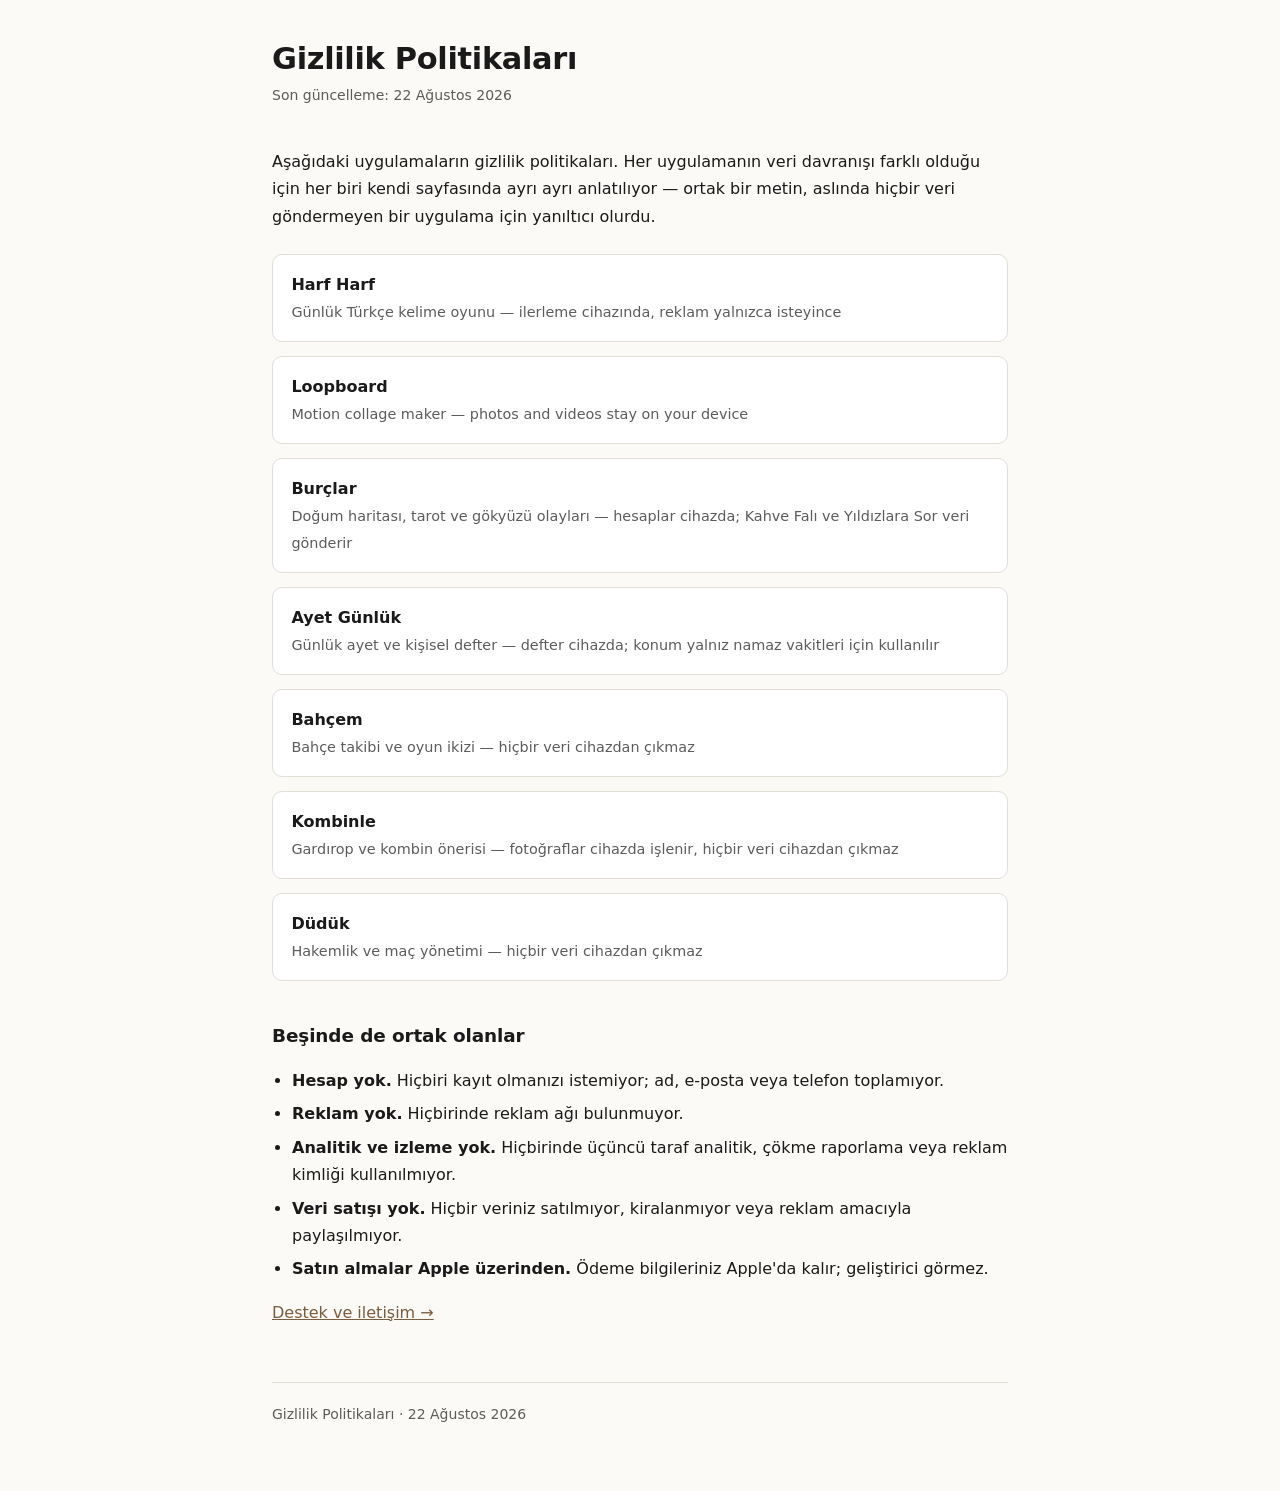
<file: index.html>
<!doctype html>
<html lang="tr">
<head>
<meta charset="utf-8">
<meta name="viewport" content="width=device-width, initial-scale=1">
<title>Gizlilik Politikaları</title>
<link rel="stylesheet" href="stil.css">
</head>
<body>
<main>
<header>
  <h1>Gizlilik Politikaları</h1>
  <p class="tarih">Son güncelleme: 22 Ağustos 2026</p>
</header>

<p>Aşağıdaki uygulamaların gizlilik politikaları. Her uygulamanın veri davranışı
farklı olduğu için her biri kendi sayfasında ayrı ayrı anlatılıyor — ortak bir
metin, aslında hiçbir veri göndermeyen bir uygulama için yanıltıcı olurdu.</p>

<div class="kartlar">
  <a href="harfharf.html">
    <span class="ad">Harf Harf</span>
    <span class="ne">Günlük Türkçe kelime oyunu — ilerleme cihazında, reklam yalnızca isteyince</span>
  </a>
  <a href="loopboard.html">
    <span class="ad">Loopboard</span>
    <span class="ne">Motion collage maker — photos and videos stay on your device</span>
  </a>
  <a href="burclar.html">
    <span class="ad">Burçlar</span>
    <span class="ne">Doğum haritası, tarot ve gökyüzü olayları — hesaplar cihazda; Kahve Falı ve Yıldızlara Sor veri gönderir</span>
  </a>
  <a href="ayet-gunluk.html">
    <span class="ad">Ayet Günlük</span>
    <span class="ne">Günlük ayet ve kişisel defter — defter cihazda; konum yalnız namaz vakitleri için kullanılır</span>
  </a>
  <a href="bahcem.html">
    <span class="ad">Bahçem</span>
    <span class="ne">Bahçe takibi ve oyun ikizi — hiçbir veri cihazdan çıkmaz</span>
  </a>
  <a href="kombinle.html">
    <span class="ad">Kombinle</span>
    <span class="ne">Gardırop ve kombin önerisi — fotoğraflar cihazda işlenir, hiçbir veri cihazdan çıkmaz</span>
  </a>
  <a href="duduk.html">
    <span class="ad">Düdük</span>
    <span class="ne">Hakemlik ve maç yönetimi — hiçbir veri cihazdan çıkmaz</span>
  </a>
</div>

<h2>Beşinde de ortak olanlar</h2>

<ul>
  <li><strong>Hesap yok.</strong> Hiçbiri kayıt olmanızı istemiyor; ad, e-posta veya telefon toplamıyor.</li>
  <li><strong>Reklam yok.</strong> Hiçbirinde reklam ağı bulunmuyor.</li>
  <li><strong>Analitik ve izleme yok.</strong> Hiçbirinde üçüncü taraf analitik, çökme raporlama veya reklam kimliği kullanılmıyor.</li>
  <li><strong>Veri satışı yok.</strong> Hiçbir veriniz satılmıyor, kiralanmıyor veya reklam amacıyla paylaşılmıyor.</li>
  <li><strong>Satın almalar Apple üzerinden.</strong> Ödeme bilgileriniz Apple'da kalır; geliştirici görmez.</li>
</ul>

<p><a href="destek.html">Destek ve iletişim →</a></p>

<footer>
  Gizlilik Politikaları · 22 Ağustos 2026
</footer>
</main>
</body>
</html>
</file>
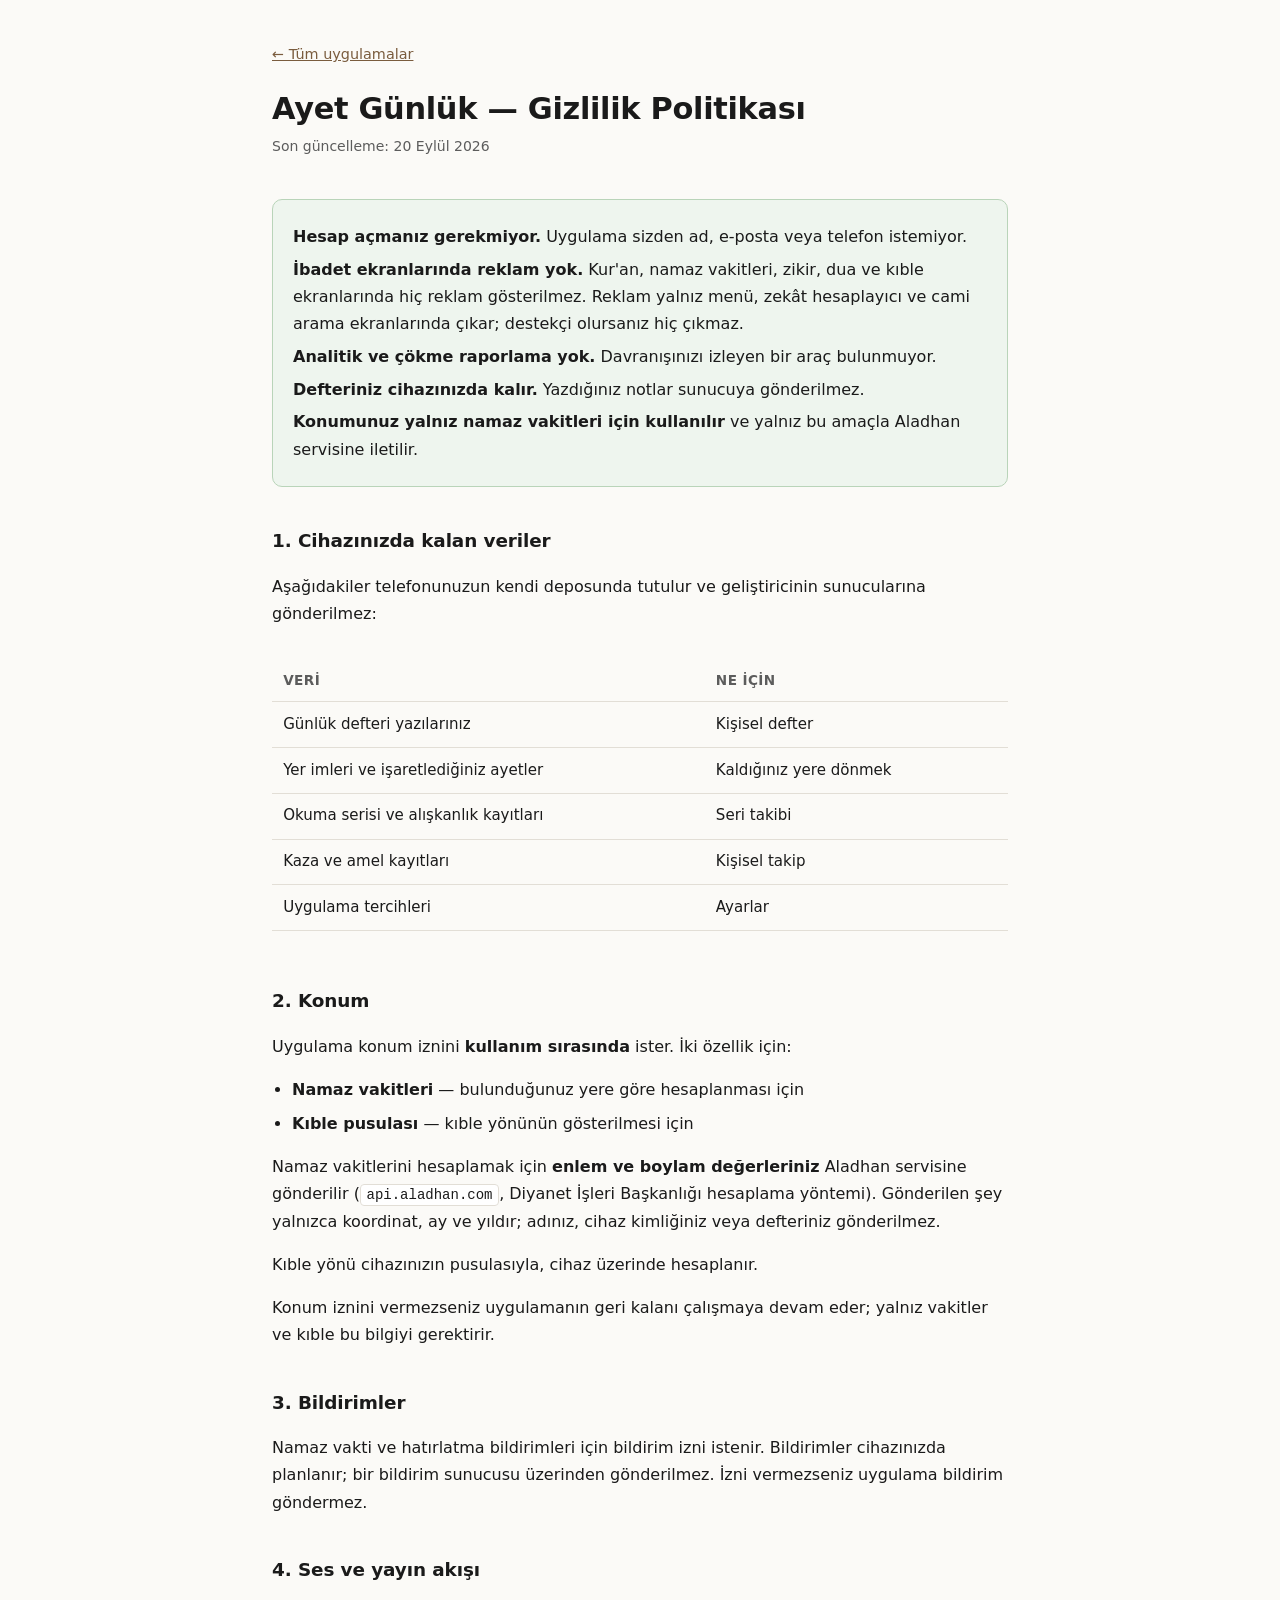
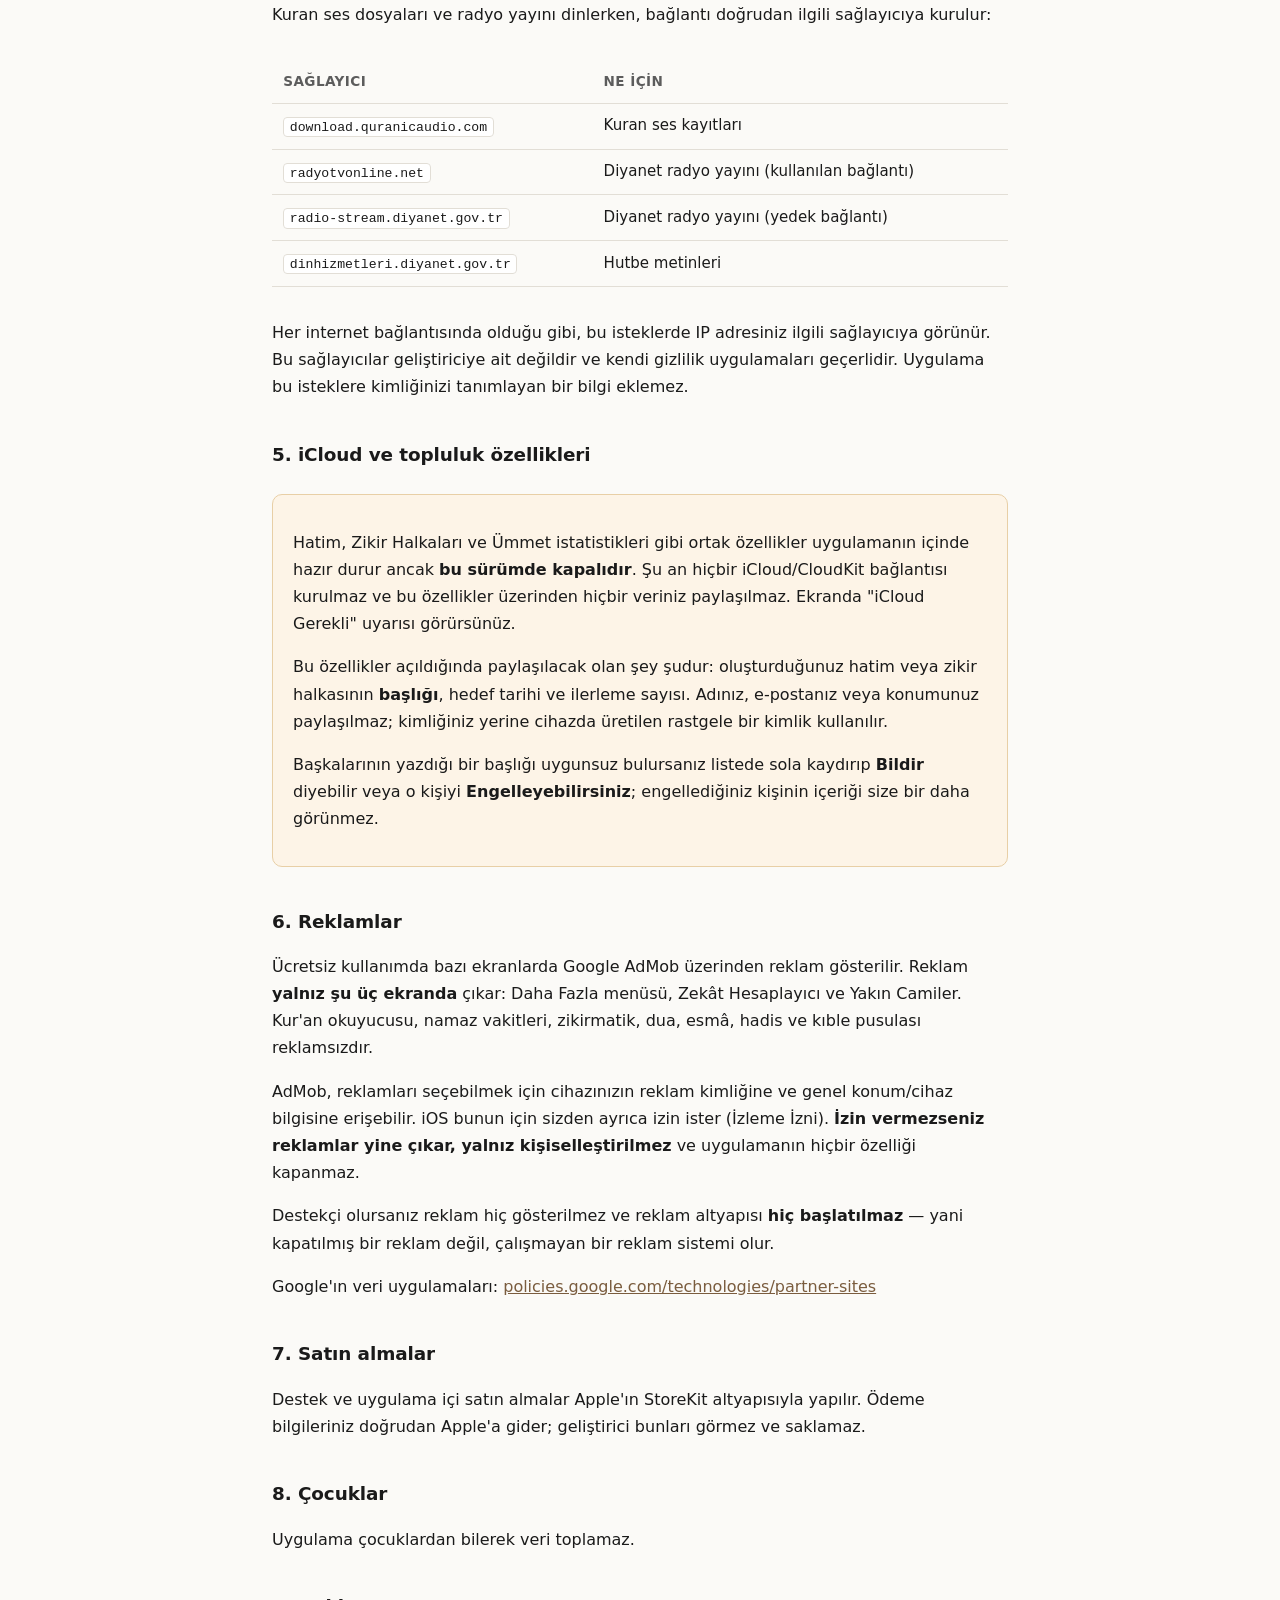
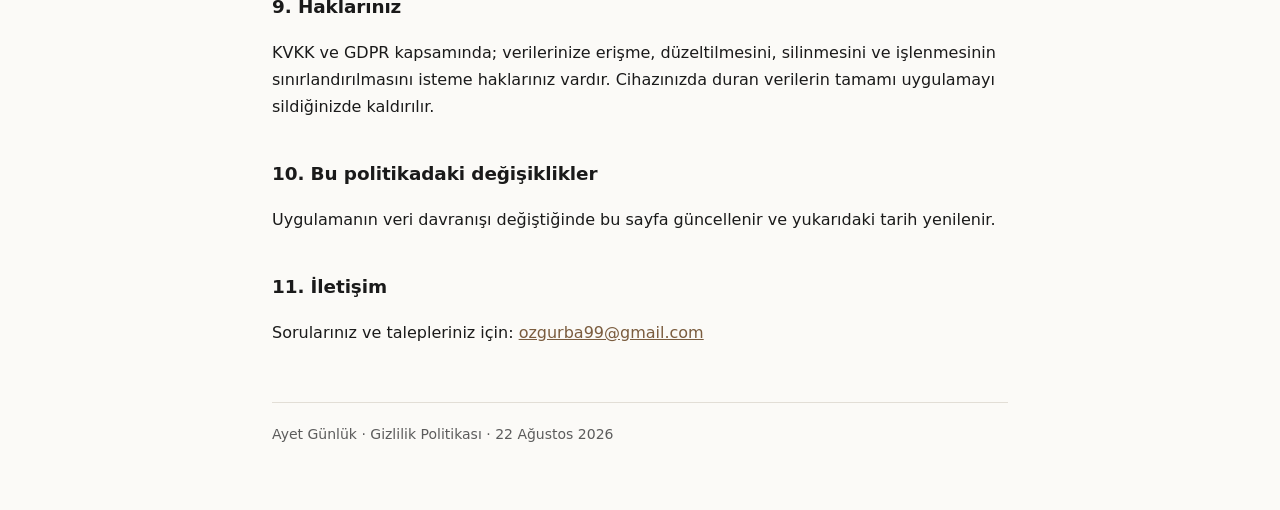
<file: ayet-gunluk.html>
<!doctype html>
<html lang="tr">
<head>
<meta charset="utf-8">
<meta name="viewport" content="width=device-width, initial-scale=1">
<title>Ayet Günlük — Gizlilik Politikası</title>
<link rel="stylesheet" href="stil.css">
</head>
<body>
<main>
<a class="geri" href="index.html">← Tüm uygulamalar</a>

<header>
  <h1>Ayet Günlük — Gizlilik Politikası</h1>
  <p class="tarih">Son güncelleme: 20 Eylül 2026</p>
</header>

<div class="ozet">
  <p><strong>Hesap açmanız gerekmiyor.</strong> Uygulama sizden ad, e-posta veya telefon istemiyor.</p>
  <p><strong>İbadet ekranlarında reklam yok.</strong> Kur'an, namaz vakitleri, zikir, dua ve kıble
  ekranlarında hiç reklam gösterilmez. Reklam yalnız menü, zekât hesaplayıcı ve cami arama
  ekranlarında çıkar; destekçi olursanız hiç çıkmaz.</p>
  <p><strong>Analitik ve çökme raporlama yok.</strong> Davranışınızı izleyen bir araç bulunmuyor.</p>
  <p><strong>Defteriniz cihazınızda kalır.</strong> Yazdığınız notlar sunucuya gönderilmez.</p>
  <p><strong>Konumunuz yalnız namaz vakitleri için kullanılır</strong> ve yalnız bu amaçla Aladhan servisine iletilir.</p>
</div>

<h2>1. Cihazınızda kalan veriler</h2>

<p>Aşağıdakiler telefonunuzun kendi deposunda tutulur ve geliştiricinin
sunucularına gönderilmez:</p>

<div class="sarmal">
<table>
  <tr><th>Veri</th><th>Ne için</th></tr>
  <tr><td>Günlük defteri yazılarınız</td><td>Kişisel defter</td></tr>
  <tr><td>Yer imleri ve işaretlediğiniz ayetler</td><td>Kaldığınız yere dönmek</td></tr>
  <tr><td>Okuma serisi ve alışkanlık kayıtları</td><td>Seri takibi</td></tr>
  <tr><td>Kaza ve amel kayıtları</td><td>Kişisel takip</td></tr>
  <tr><td>Uygulama tercihleri</td><td>Ayarlar</td></tr>
</table>
</div>

<h2>2. Konum</h2>

<p>Uygulama konum iznini <strong>kullanım sırasında</strong> ister. İki özellik için:</p>
<ul>
  <li><strong>Namaz vakitleri</strong> — bulunduğunuz yere göre hesaplanması için</li>
  <li><strong>Kıble pusulası</strong> — kıble yönünün gösterilmesi için</li>
</ul>

<p>Namaz vakitlerini hesaplamak için <strong>enlem ve boylam değerleriniz</strong>
Aladhan servisine gönderilir (<code>api.aladhan.com</code>, Diyanet İşleri
Başkanlığı hesaplama yöntemi). Gönderilen şey yalnızca koordinat, ay ve yıldır;
adınız, cihaz kimliğiniz veya defteriniz gönderilmez.</p>

<p>Kıble yönü cihazınızın pusulasıyla, cihaz üzerinde hesaplanır.</p>

<p>Konum iznini vermezseniz uygulamanın geri kalanı çalışmaya devam eder;
yalnız vakitler ve kıble bu bilgiyi gerektirir.</p>

<h2>3. Bildirimler</h2>

<p>Namaz vakti ve hatırlatma bildirimleri için bildirim izni istenir.
Bildirimler cihazınızda planlanır; bir bildirim sunucusu üzerinden gönderilmez.
İzni vermezseniz uygulama bildirim göndermez.</p>

<h2>4. Ses ve yayın akışı</h2>

<p>Kuran ses dosyaları ve radyo yayını dinlerken, bağlantı doğrudan ilgili
sağlayıcıya kurulur:</p>

<div class="sarmal">
<table>
  <tr><th>Sağlayıcı</th><th>Ne için</th></tr>
  <tr><td><code>download.quranicaudio.com</code></td><td>Kuran ses kayıtları</td></tr>
  <tr><td><code>radyotvonline.net</code></td><td>Diyanet radyo yayını (kullanılan bağlantı)</td></tr>
  <tr><td><code>radio-stream.diyanet.gov.tr</code></td><td>Diyanet radyo yayını (yedek bağlantı)</td></tr>
  <tr><td><code>dinhizmetleri.diyanet.gov.tr</code></td><td>Hutbe metinleri</td></tr>
</table>
</div>

<p>Her internet bağlantısında olduğu gibi, bu isteklerde IP adresiniz ilgili
sağlayıcıya görünür. Bu sağlayıcılar geliştiriciye ait değildir ve kendi
gizlilik uygulamaları geçerlidir. Uygulama bu isteklere kimliğinizi tanımlayan
bir bilgi eklemez.</p>

<h2>5. iCloud ve topluluk özellikleri</h2>

<div class="dikkat">
  <p>Hatim, Zikir Halkaları ve Ümmet istatistikleri gibi ortak özellikler
  uygulamanın içinde hazır durur ancak <strong>bu sürümde kapalıdır</strong>.
  Şu an hiçbir iCloud/CloudKit bağlantısı kurulmaz ve bu özellikler üzerinden
  hiçbir veriniz paylaşılmaz. Ekranda "iCloud Gerekli" uyarısı görürsünüz.</p>
  <p>Bu özellikler açıldığında paylaşılacak olan şey şudur: oluşturduğunuz hatim
  veya zikir halkasının <strong>başlığı</strong>, hedef tarihi ve ilerleme sayısı.
  Adınız, e-postanız veya konumunuz paylaşılmaz; kimliğiniz yerine cihazda üretilen
  rastgele bir kimlik kullanılır.</p>
  <p>Başkalarının yazdığı bir başlığı uygunsuz bulursanız listede sola kaydırıp
  <strong>Bildir</strong> diyebilir veya o kişiyi <strong>Engelleyebilirsiniz</strong>;
  engellediğiniz kişinin içeriği size bir daha görünmez.</p>
</div>

<h2>6. Reklamlar</h2>

<p>Ücretsiz kullanımda bazı ekranlarda Google AdMob üzerinden reklam gösterilir.
Reklam <strong>yalnız şu üç ekranda</strong> çıkar: Daha Fazla menüsü, Zekât
Hesaplayıcı ve Yakın Camiler. Kur'an okuyucusu, namaz vakitleri, zikirmatik, dua,
esmâ, hadis ve kıble pusulası reklamsızdır.</p>

<p>AdMob, reklamları seçebilmek için cihazınızın reklam kimliğine ve genel
konum/cihaz bilgisine erişebilir. iOS bunun için sizden ayrıca izin ister
(İzleme İzni). <strong>İzin vermezseniz reklamlar yine çıkar, yalnız
kişiselleştirilmez</strong> ve uygulamanın hiçbir özelliği kapanmaz.</p>

<p>Destekçi olursanız reklam hiç gösterilmez ve reklam altyapısı
<strong>hiç başlatılmaz</strong> — yani kapatılmış bir reklam değil, çalışmayan
bir reklam sistemi olur.</p>

<p>Google'ın veri uygulamaları:
<a href="https://policies.google.com/technologies/partner-sites">policies.google.com/technologies/partner-sites</a></p>

<h2>7. Satın almalar</h2>

<p>Destek ve uygulama içi satın almalar Apple'ın StoreKit altyapısıyla yapılır.
Ödeme bilgileriniz doğrudan Apple'a gider; geliştirici bunları görmez ve
saklamaz.</p>

<h2>8. Çocuklar</h2>

<p>Uygulama çocuklardan bilerek veri toplamaz.</p>

<h2>9. Haklarınız</h2>

<p>KVKK ve GDPR kapsamında; verilerinize erişme, düzeltilmesini, silinmesini ve
işlenmesinin sınırlandırılmasını isteme haklarınız vardır. Cihazınızda duran
verilerin tamamı uygulamayı sildiğinizde kaldırılır.</p>

<h2>10. Bu politikadaki değişiklikler</h2>

<p>Uygulamanın veri davranışı değiştiğinde bu sayfa güncellenir ve yukarıdaki
tarih yenilenir.</p>

<h2>11. İletişim</h2>

<p>Sorularınız ve talepleriniz için: <a href="mailto:ozgurba99@gmail.com">ozgurba99@gmail.com</a></p>

<footer>
  Ayet Günlük · Gizlilik Politikası · 22 Ağustos 2026
</footer>
</main>
</body>
</html>
</file>
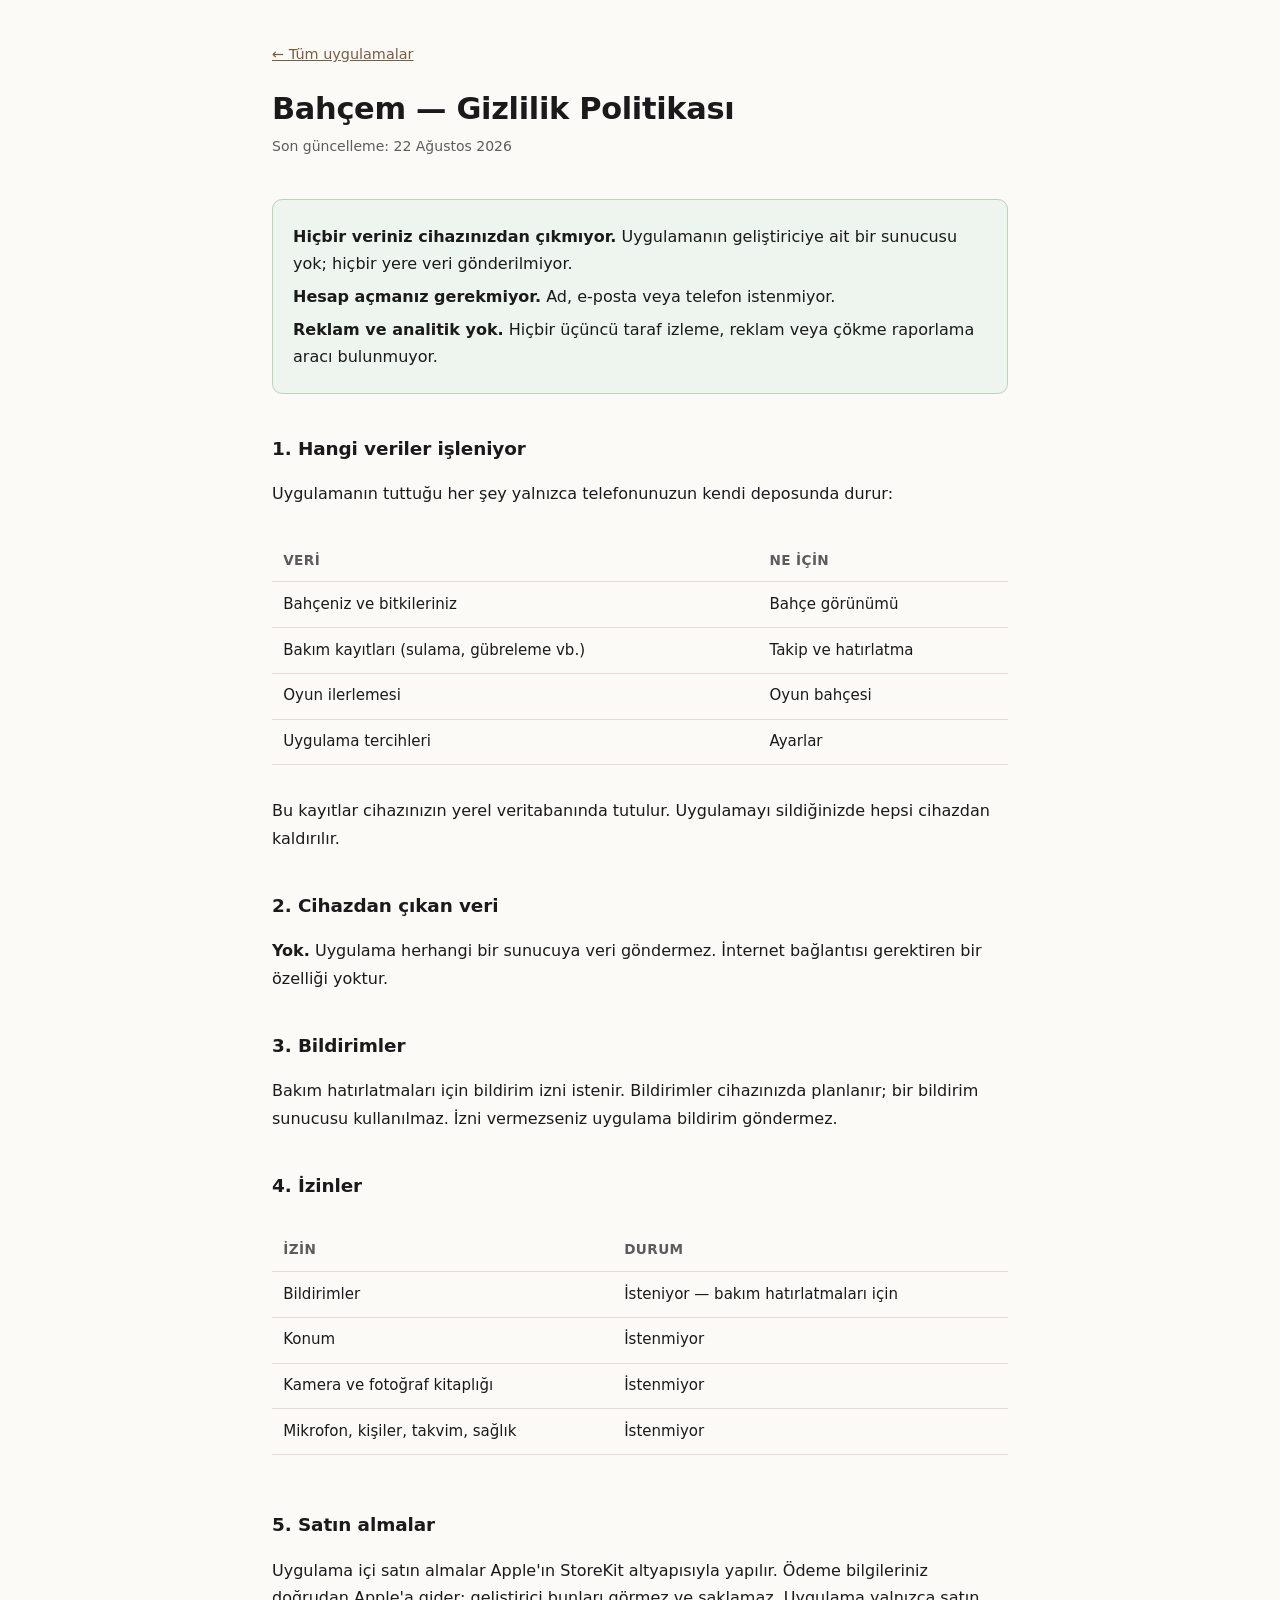
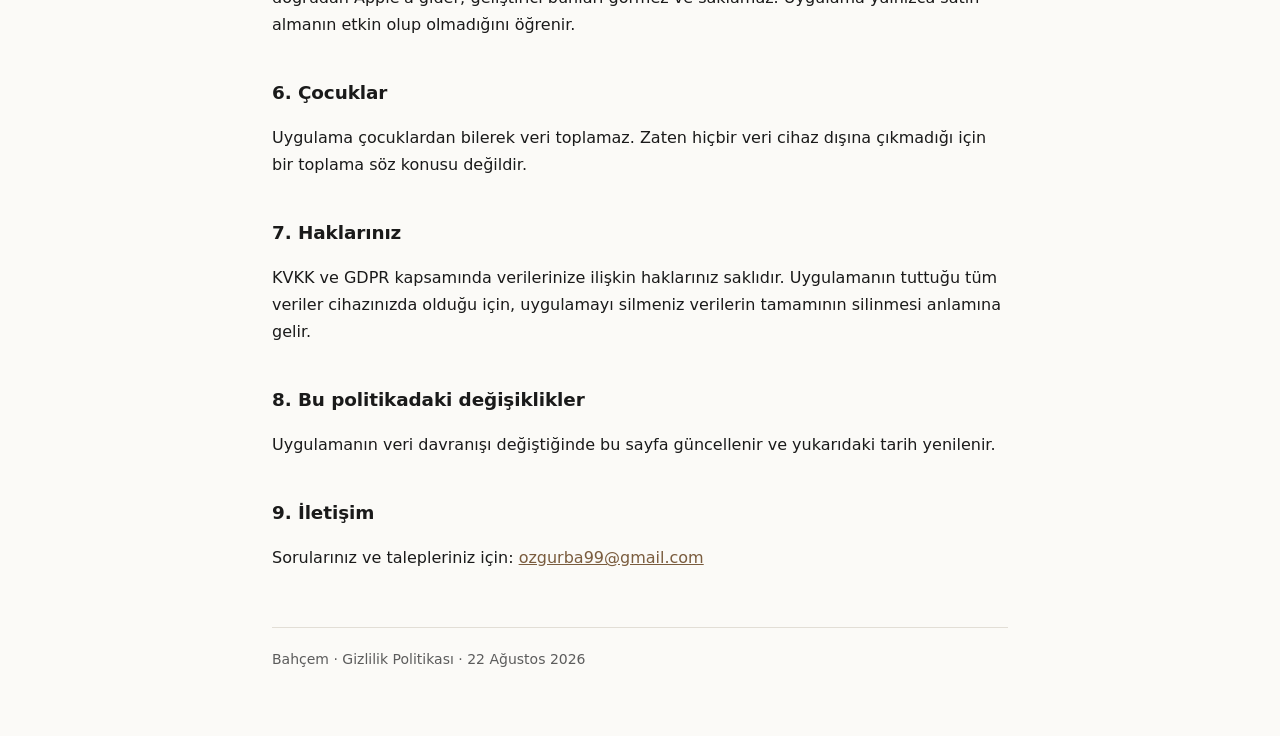
<file: bahcem.html>
<!doctype html>
<html lang="tr">
<head>
<meta charset="utf-8">
<meta name="viewport" content="width=device-width, initial-scale=1">
<title>Bahçem — Gizlilik Politikası</title>
<link rel="stylesheet" href="stil.css">
</head>
<body>
<main>
<a class="geri" href="index.html">← Tüm uygulamalar</a>

<header>
  <h1>Bahçem — Gizlilik Politikası</h1>
  <p class="tarih">Son güncelleme: 22 Ağustos 2026</p>
</header>

<div class="ozet">
  <p><strong>Hiçbir veriniz cihazınızdan çıkmıyor.</strong> Uygulamanın geliştiriciye ait bir sunucusu yok; hiçbir yere veri gönderilmiyor.</p>
  <p><strong>Hesap açmanız gerekmiyor.</strong> Ad, e-posta veya telefon istenmiyor.</p>
  <p><strong>Reklam ve analitik yok.</strong> Hiçbir üçüncü taraf izleme, reklam veya çökme raporlama aracı bulunmuyor.</p>
</div>

<h2>1. Hangi veriler işleniyor</h2>

<p>Uygulamanın tuttuğu her şey yalnızca telefonunuzun kendi deposunda durur:</p>

<div class="sarmal">
<table>
  <tr><th>Veri</th><th>Ne için</th></tr>
  <tr><td>Bahçeniz ve bitkileriniz</td><td>Bahçe görünümü</td></tr>
  <tr><td>Bakım kayıtları (sulama, gübreleme vb.)</td><td>Takip ve hatırlatma</td></tr>
  <tr><td>Oyun ilerlemesi</td><td>Oyun bahçesi</td></tr>
  <tr><td>Uygulama tercihleri</td><td>Ayarlar</td></tr>
</table>
</div>

<p>Bu kayıtlar cihazınızın yerel veritabanında tutulur. Uygulamayı sildiğinizde
hepsi cihazdan kaldırılır.</p>

<h2>2. Cihazdan çıkan veri</h2>

<p><strong>Yok.</strong> Uygulama herhangi bir sunucuya veri göndermez. İnternet
bağlantısı gerektiren bir özelliği yoktur.</p>

<h2>3. Bildirimler</h2>

<p>Bakım hatırlatmaları için bildirim izni istenir. Bildirimler cihazınızda
planlanır; bir bildirim sunucusu kullanılmaz. İzni vermezseniz uygulama
bildirim göndermez.</p>

<h2>4. İzinler</h2>

<div class="sarmal">
<table>
  <tr><th>İzin</th><th>Durum</th></tr>
  <tr><td>Bildirimler</td><td>İsteniyor — bakım hatırlatmaları için</td></tr>
  <tr><td>Konum</td><td>İstenmiyor</td></tr>
  <tr><td>Kamera ve fotoğraf kitaplığı</td><td>İstenmiyor</td></tr>
  <tr><td>Mikrofon, kişiler, takvim, sağlık</td><td>İstenmiyor</td></tr>
</table>
</div>

<h2>5. Satın almalar</h2>

<p>Uygulama içi satın almalar Apple'ın StoreKit altyapısıyla yapılır. Ödeme
bilgileriniz doğrudan Apple'a gider; geliştirici bunları görmez ve saklamaz.
Uygulama yalnızca satın almanın etkin olup olmadığını öğrenir.</p>

<h2>6. Çocuklar</h2>

<p>Uygulama çocuklardan bilerek veri toplamaz. Zaten hiçbir veri cihaz dışına
çıkmadığı için bir toplama söz konusu değildir.</p>

<h2>7. Haklarınız</h2>

<p>KVKK ve GDPR kapsamında verilerinize ilişkin haklarınız saklıdır.
Uygulamanın tuttuğu tüm veriler cihazınızda olduğu için, uygulamayı silmeniz
verilerin tamamının silinmesi anlamına gelir.</p>

<h2>8. Bu politikadaki değişiklikler</h2>

<p>Uygulamanın veri davranışı değiştiğinde bu sayfa güncellenir ve yukarıdaki
tarih yenilenir.</p>

<h2>9. İletişim</h2>

<p>Sorularınız ve talepleriniz için: <a href="mailto:ozgurba99@gmail.com">ozgurba99@gmail.com</a></p>

<footer>
  Bahçem · Gizlilik Politikası · 22 Ağustos 2026
</footer>
</main>
</body>
</html>
</file>
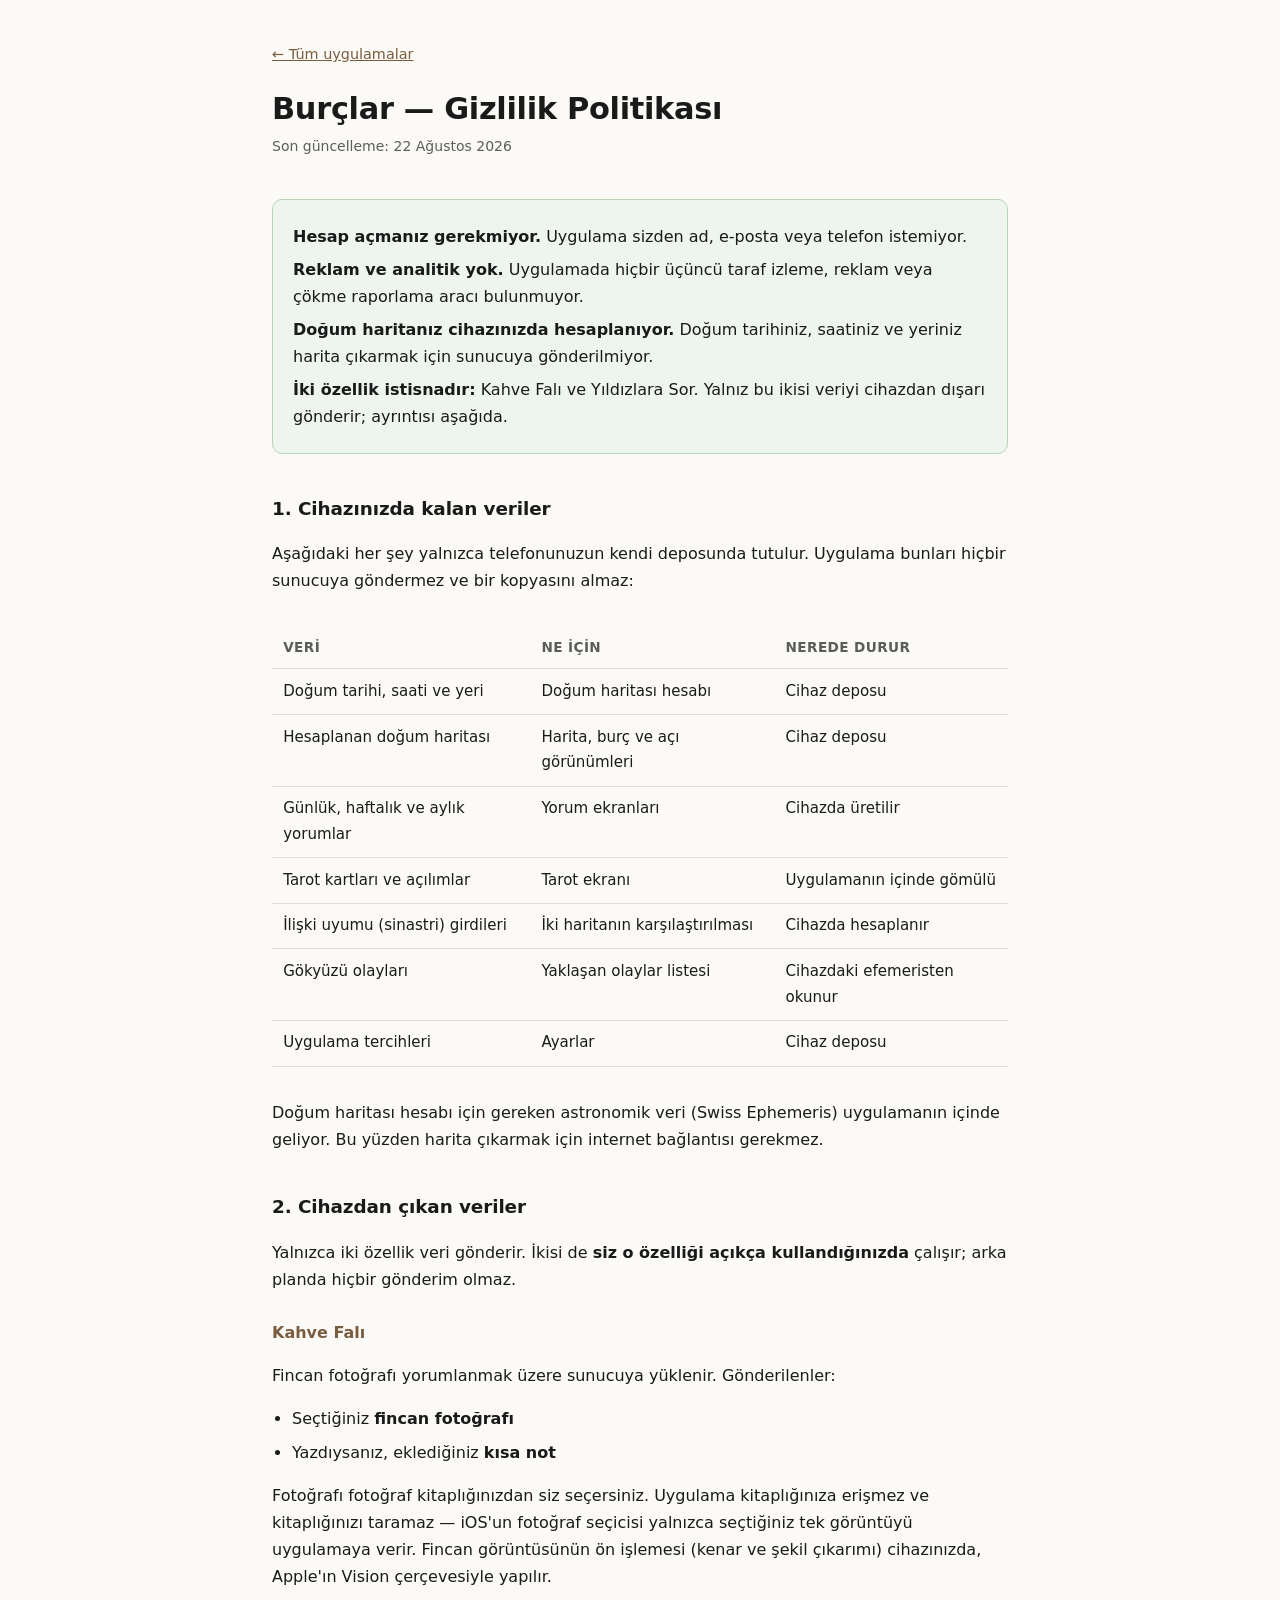
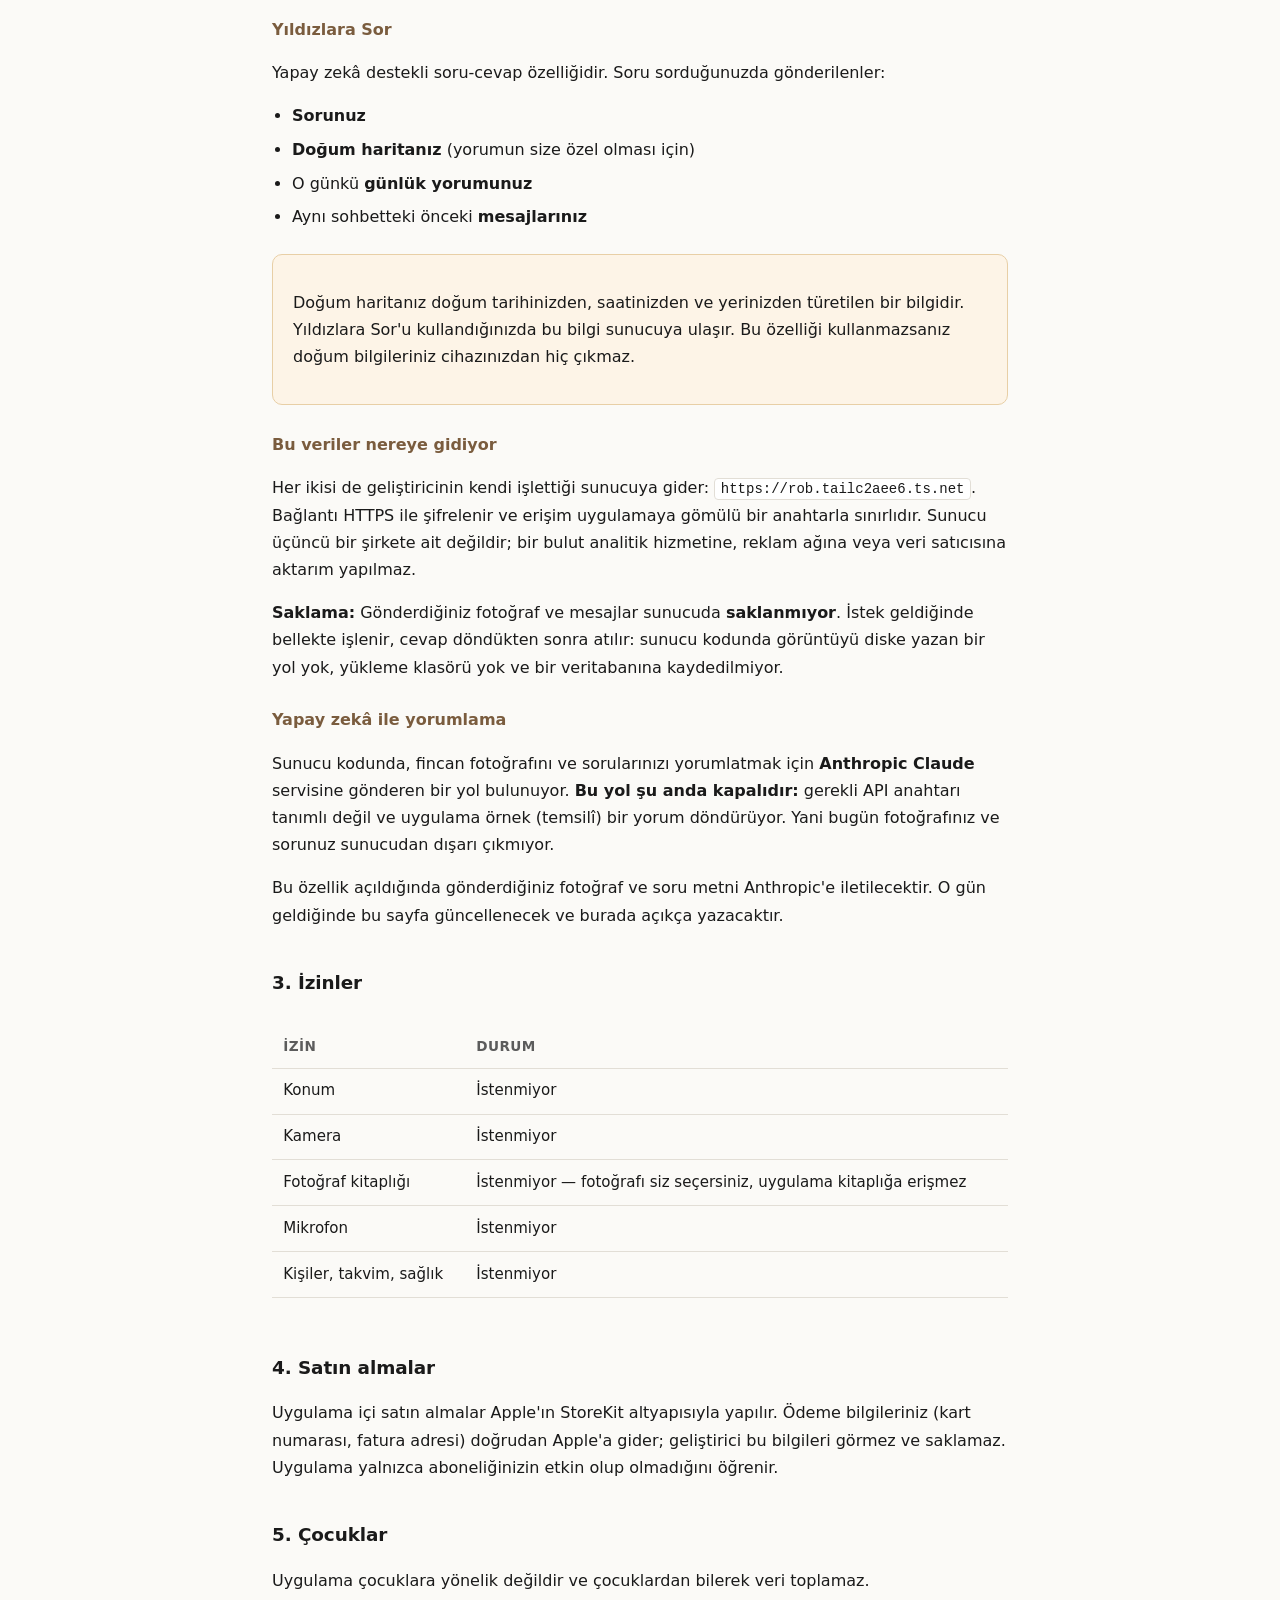
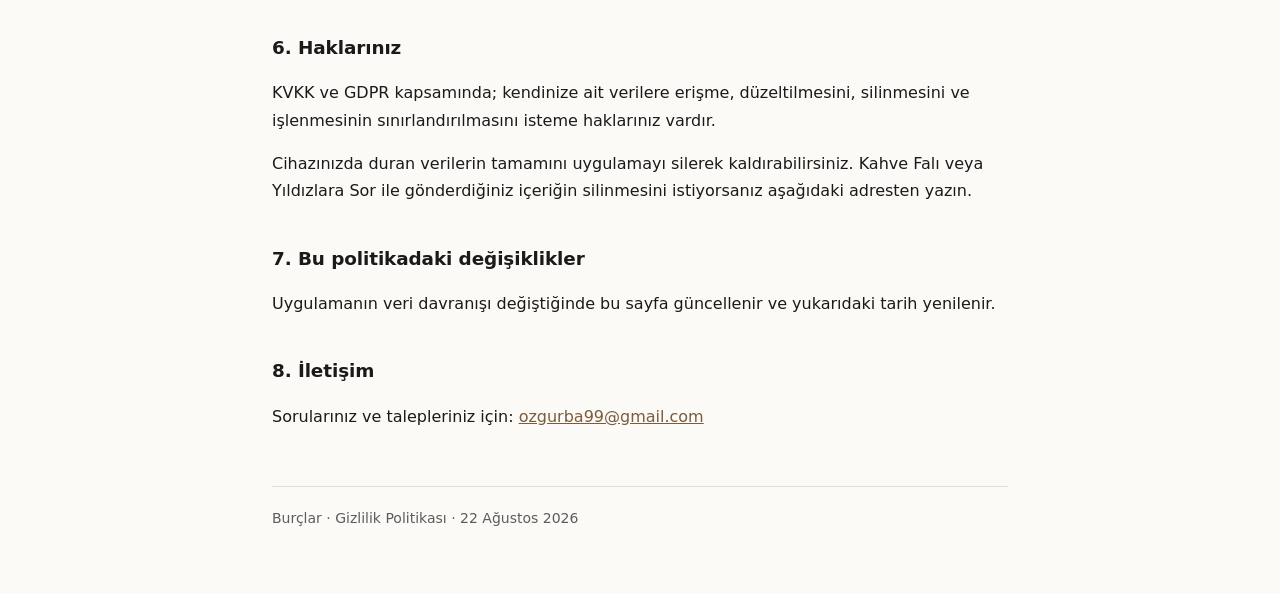
<file: burclar.html>
<!doctype html>
<html lang="tr">
<head>
<meta charset="utf-8">
<meta name="viewport" content="width=device-width, initial-scale=1">
<title>Burçlar — Gizlilik Politikası</title>
<link rel="stylesheet" href="stil.css">
</head>
<body>
<main>
<a class="geri" href="index.html">← Tüm uygulamalar</a>

<header>
  <h1>Burçlar — Gizlilik Politikası</h1>
  <p class="tarih">Son güncelleme: 22 Ağustos 2026</p>
</header>

<div class="ozet">
  <p><strong>Hesap açmanız gerekmiyor.</strong> Uygulama sizden ad, e-posta veya telefon istemiyor.</p>
  <p><strong>Reklam ve analitik yok.</strong> Uygulamada hiçbir üçüncü taraf izleme, reklam veya çökme raporlama aracı bulunmuyor.</p>
  <p><strong>Doğum haritanız cihazınızda hesaplanıyor.</strong> Doğum tarihiniz, saatiniz ve yeriniz harita çıkarmak için sunucuya gönderilmiyor.</p>
  <p><strong>İki özellik istisnadır:</strong> Kahve Falı ve Yıldızlara Sor. Yalnız bu ikisi veriyi cihazdan dışarı gönderir; ayrıntısı aşağıda.</p>
</div>

<h2>1. Cihazınızda kalan veriler</h2>

<p>Aşağıdaki her şey yalnızca telefonunuzun kendi deposunda tutulur. Uygulama
bunları hiçbir sunucuya göndermez ve bir kopyasını almaz:</p>

<div class="sarmal">
<table>
  <tr><th>Veri</th><th>Ne için</th><th>Nerede durur</th></tr>
  <tr><td>Doğum tarihi, saati ve yeri</td><td>Doğum haritası hesabı</td><td>Cihaz deposu</td></tr>
  <tr><td>Hesaplanan doğum haritası</td><td>Harita, burç ve açı görünümleri</td><td>Cihaz deposu</td></tr>
  <tr><td>Günlük, haftalık ve aylık yorumlar</td><td>Yorum ekranları</td><td>Cihazda üretilir</td></tr>
  <tr><td>Tarot kartları ve açılımlar</td><td>Tarot ekranı</td><td>Uygulamanın içinde gömülü</td></tr>
  <tr><td>İlişki uyumu (sinastri) girdileri</td><td>İki haritanın karşılaştırılması</td><td>Cihazda hesaplanır</td></tr>
  <tr><td>Gökyüzü olayları</td><td>Yaklaşan olaylar listesi</td><td>Cihazdaki efemeristen okunur</td></tr>
  <tr><td>Uygulama tercihleri</td><td>Ayarlar</td><td>Cihaz deposu</td></tr>
</table>
</div>

<p>Doğum haritası hesabı için gereken astronomik veri (Swiss Ephemeris) uygulamanın
içinde geliyor. Bu yüzden harita çıkarmak için internet bağlantısı gerekmez.</p>

<h2>2. Cihazdan çıkan veriler</h2>

<p>Yalnızca iki özellik veri gönderir. İkisi de <strong>siz o özelliği açıkça
kullandığınızda</strong> çalışır; arka planda hiçbir gönderim olmaz.</p>

<h3>Kahve Falı</h3>

<p>Fincan fotoğrafı yorumlanmak üzere sunucuya yüklenir. Gönderilenler:</p>
<ul>
  <li>Seçtiğiniz <strong>fincan fotoğrafı</strong></li>
  <li>Yazdıysanız, eklediğiniz <strong>kısa not</strong></li>
</ul>

<p>Fotoğrafı fotoğraf kitaplığınızdan siz seçersiniz. Uygulama kitaplığınıza
erişmez ve kitaplığınızı taramaz — iOS'un fotoğraf seçicisi yalnızca seçtiğiniz
tek görüntüyü uygulamaya verir. Fincan görüntüsünün ön işlemesi (kenar ve şekil
çıkarımı) cihazınızda, Apple'ın Vision çerçevesiyle yapılır.</p>

<h3>Yıldızlara Sor</h3>

<p>Yapay zekâ destekli soru-cevap özelliğidir. Soru sorduğunuzda gönderilenler:</p>
<ul>
  <li><strong>Sorunuz</strong></li>
  <li><strong>Doğum haritanız</strong> (yorumun size özel olması için)</li>
  <li>O günkü <strong>günlük yorumunuz</strong></li>
  <li>Aynı sohbetteki önceki <strong>mesajlarınız</strong></li>
</ul>

<div class="dikkat">
  <p>Doğum haritanız doğum tarihinizden, saatinizden ve yerinizden türetilen bir
  bilgidir. Yıldızlara Sor'u kullandığınızda bu bilgi sunucuya ulaşır. Bu
  özelliği kullanmazsanız doğum bilgileriniz cihazınızdan hiç çıkmaz.</p>
</div>

<h3>Bu veriler nereye gidiyor</h3>

<p>Her ikisi de geliştiricinin kendi işlettiği sunucuya gider:
<code>https://rob.tailc2aee6.ts.net</code>. Bağlantı HTTPS ile şifrelenir ve
erişim uygulamaya gömülü bir anahtarla sınırlıdır. Sunucu üçüncü bir şirkete
ait değildir; bir bulut analitik hizmetine, reklam ağına veya veri satıcısına
aktarım yapılmaz.</p>

<p><strong>Saklama:</strong> Gönderdiğiniz fotoğraf ve mesajlar sunucuda
<strong>saklanmıyor</strong>. İstek geldiğinde bellekte işlenir, cevap döndükten sonra
atılır: sunucu kodunda görüntüyü diske yazan bir yol yok, yükleme klasörü yok ve
bir veritabanına kaydedilmiyor.</p>

<h3>Yapay zekâ ile yorumlama</h3>

<p>Sunucu kodunda, fincan fotoğrafını ve sorularınızı yorumlatmak için
<strong>Anthropic Claude</strong> servisine gönderen bir yol bulunuyor.
<strong>Bu yol şu anda kapalıdır:</strong> gerekli API anahtarı tanımlı değil ve
uygulama örnek (temsilî) bir yorum döndürüyor. Yani bugün fotoğrafınız ve
sorunuz sunucudan dışarı çıkmıyor.</p>

<p>Bu özellik açıldığında gönderdiğiniz fotoğraf ve soru metni Anthropic'e
iletilecektir. O gün geldiğinde bu sayfa güncellenecek ve burada açıkça
yazacaktır.</p>

<h2>3. İzinler</h2>

<div class="sarmal">
<table>
  <tr><th>İzin</th><th>Durum</th></tr>
  <tr><td>Konum</td><td>İstenmiyor</td></tr>
  <tr><td>Kamera</td><td>İstenmiyor</td></tr>
  <tr><td>Fotoğraf kitaplığı</td><td>İstenmiyor — fotoğrafı siz seçersiniz, uygulama kitaplığa erişmez</td></tr>
  <tr><td>Mikrofon</td><td>İstenmiyor</td></tr>
  <tr><td>Kişiler, takvim, sağlık</td><td>İstenmiyor</td></tr>
</table>
</div>

<h2>4. Satın almalar</h2>

<p>Uygulama içi satın almalar Apple'ın StoreKit altyapısıyla yapılır. Ödeme
bilgileriniz (kart numarası, fatura adresi) doğrudan Apple'a gider;
geliştirici bu bilgileri görmez ve saklamaz. Uygulama yalnızca aboneliğinizin
etkin olup olmadığını öğrenir.</p>

<h2>5. Çocuklar</h2>

<p>Uygulama çocuklara yönelik değildir ve çocuklardan bilerek veri toplamaz.</p>

<h2>6. Haklarınız</h2>

<p>KVKK ve GDPR kapsamında; kendinize ait verilere erişme, düzeltilmesini,
silinmesini ve işlenmesinin sınırlandırılmasını isteme haklarınız vardır.</p>

<p>Cihazınızda duran verilerin tamamını uygulamayı silerek kaldırabilirsiniz.
Kahve Falı veya Yıldızlara Sor ile gönderdiğiniz içeriğin silinmesini istiyorsanız
aşağıdaki adresten yazın.</p>

<h2>7. Bu politikadaki değişiklikler</h2>

<p>Uygulamanın veri davranışı değiştiğinde bu sayfa güncellenir ve yukarıdaki
tarih yenilenir.</p>

<h2>8. İletişim</h2>

<p>Sorularınız ve talepleriniz için: <a href="mailto:ozgurba99@gmail.com">ozgurba99@gmail.com</a></p>

<footer>
  Burçlar · Gizlilik Politikası · 22 Ağustos 2026
</footer>
</main>
</body>
</html>
</file>
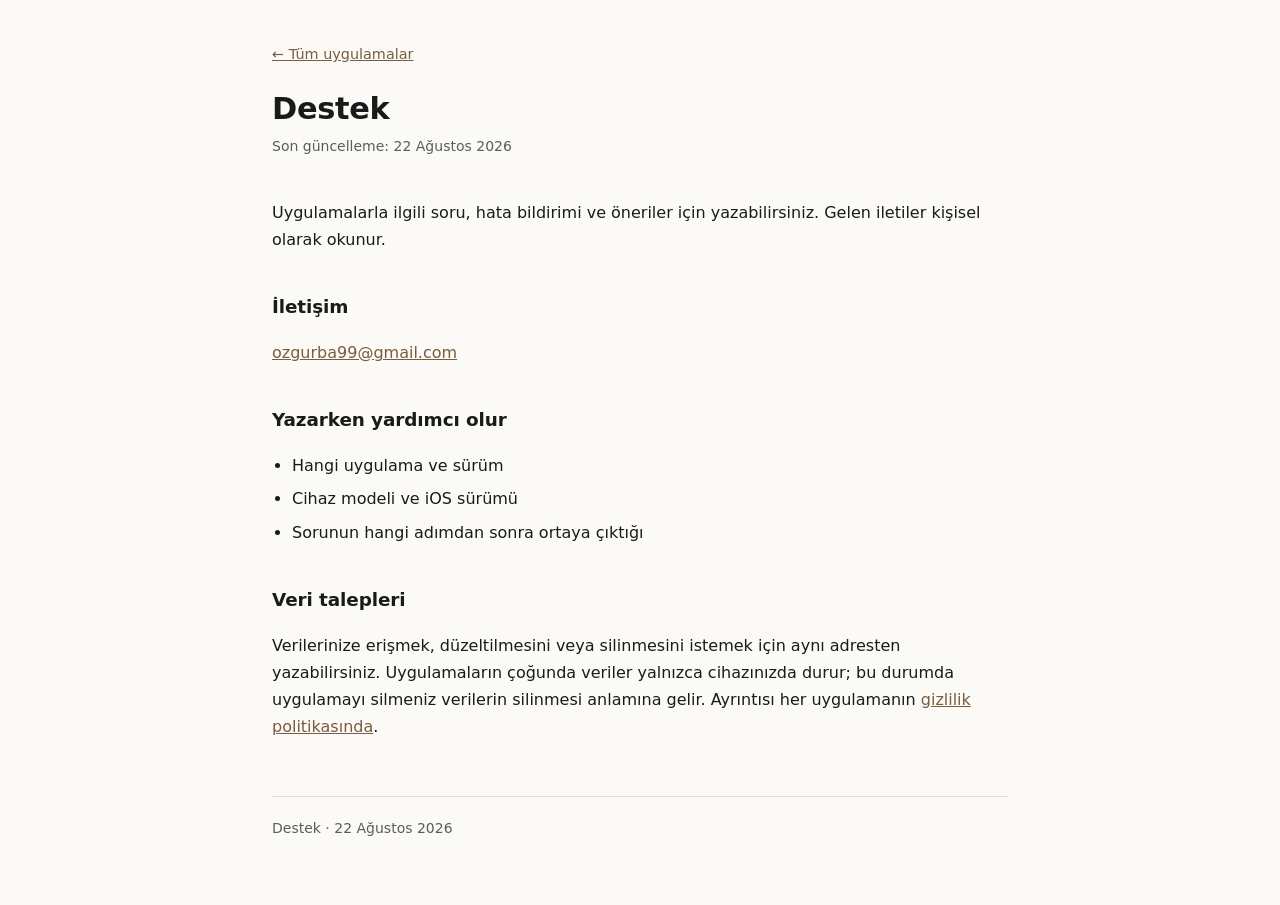
<file: destek.html>
<!doctype html>
<html lang="tr">
<head>
<meta charset="utf-8">
<meta name="viewport" content="width=device-width, initial-scale=1">
<title>Destek</title>
<link rel="stylesheet" href="stil.css">
</head>
<body>
<main>
<a class="geri" href="index.html">← Tüm uygulamalar</a>

<header>
  <h1>Destek</h1>
  <p class="tarih">Son güncelleme: 22 Ağustos 2026</p>
</header>

<p>Uygulamalarla ilgili soru, hata bildirimi ve öneriler için yazabilirsiniz.
Gelen iletiler kişisel olarak okunur.</p>

<h2>İletişim</h2>

<p><a href="mailto:ozgurba99@gmail.com">ozgurba99@gmail.com</a></p>

<h2>Yazarken yardımcı olur</h2>

<ul>
  <li>Hangi uygulama ve sürüm</li>
  <li>Cihaz modeli ve iOS sürümü</li>
  <li>Sorunun hangi adımdan sonra ortaya çıktığı</li>
</ul>

<h2>Veri talepleri</h2>

<p>Verilerinize erişmek, düzeltilmesini veya silinmesini istemek için aynı
adresten yazabilirsiniz. Uygulamaların çoğunda veriler yalnızca cihazınızda
durur; bu durumda uygulamayı silmeniz verilerin silinmesi anlamına gelir.
Ayrıntısı her uygulamanın <a href="index.html">gizlilik politikasında</a>.</p>

<footer>
  Destek · 22 Ağustos 2026
</footer>
</main>
</body>
</html>
</file>
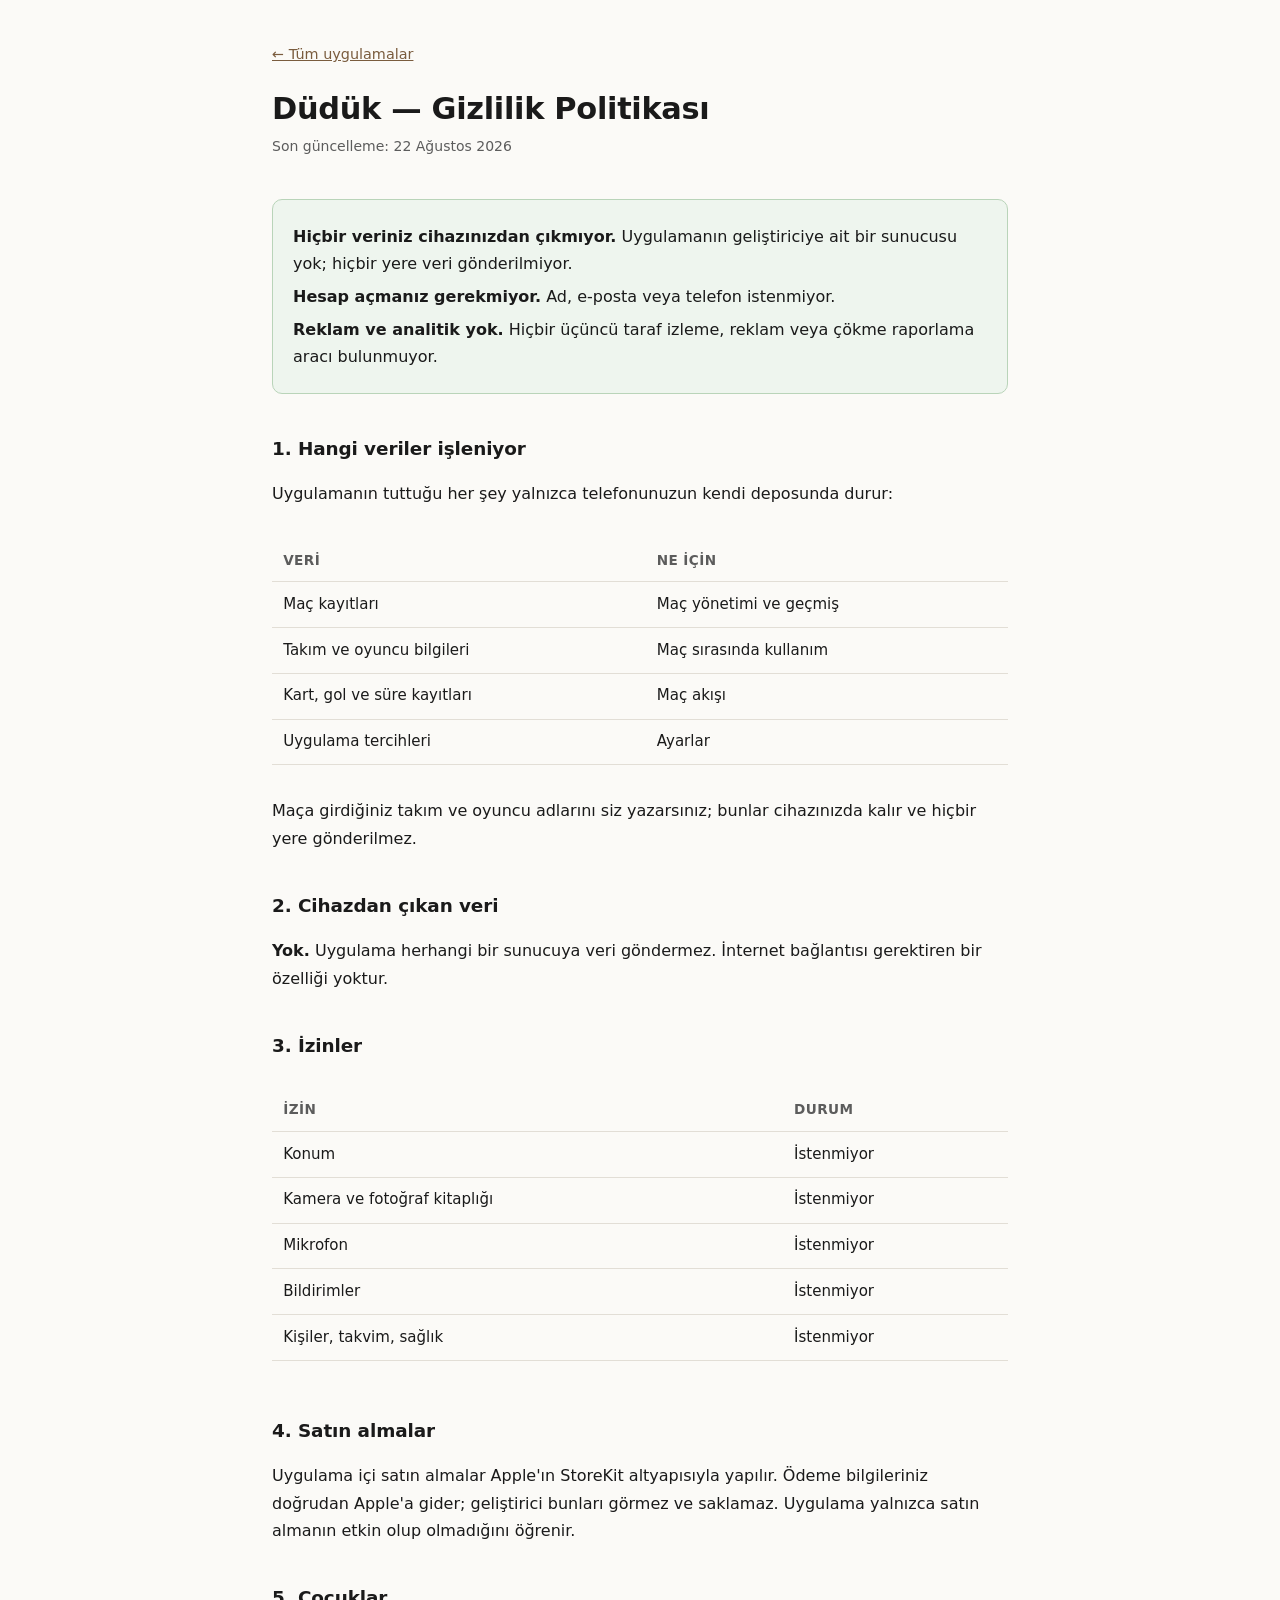
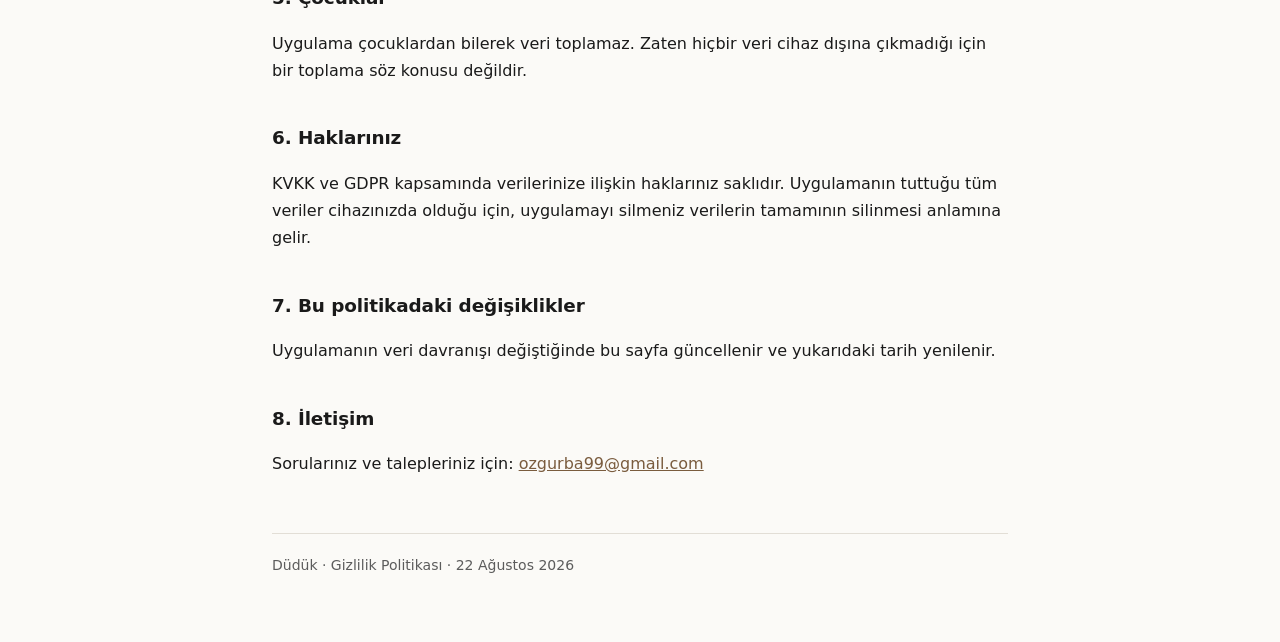
<file: duduk.html>
<!doctype html>
<html lang="tr">
<head>
<meta charset="utf-8">
<meta name="viewport" content="width=device-width, initial-scale=1">
<title>Düdük — Gizlilik Politikası</title>
<link rel="stylesheet" href="stil.css">
</head>
<body>
<main>
<a class="geri" href="index.html">← Tüm uygulamalar</a>

<header>
  <h1>Düdük — Gizlilik Politikası</h1>
  <p class="tarih">Son güncelleme: 22 Ağustos 2026</p>
</header>

<div class="ozet">
  <p><strong>Hiçbir veriniz cihazınızdan çıkmıyor.</strong> Uygulamanın geliştiriciye ait bir sunucusu yok; hiçbir yere veri gönderilmiyor.</p>
  <p><strong>Hesap açmanız gerekmiyor.</strong> Ad, e-posta veya telefon istenmiyor.</p>
  <p><strong>Reklam ve analitik yok.</strong> Hiçbir üçüncü taraf izleme, reklam veya çökme raporlama aracı bulunmuyor.</p>
</div>

<h2>1. Hangi veriler işleniyor</h2>

<p>Uygulamanın tuttuğu her şey yalnızca telefonunuzun kendi deposunda durur:</p>

<div class="sarmal">
<table>
  <tr><th>Veri</th><th>Ne için</th></tr>
  <tr><td>Maç kayıtları</td><td>Maç yönetimi ve geçmiş</td></tr>
  <tr><td>Takım ve oyuncu bilgileri</td><td>Maç sırasında kullanım</td></tr>
  <tr><td>Kart, gol ve süre kayıtları</td><td>Maç akışı</td></tr>
  <tr><td>Uygulama tercihleri</td><td>Ayarlar</td></tr>
</table>
</div>

<p>Maça girdiğiniz takım ve oyuncu adlarını siz yazarsınız; bunlar cihazınızda
kalır ve hiçbir yere gönderilmez.</p>

<h2>2. Cihazdan çıkan veri</h2>

<p><strong>Yok.</strong> Uygulama herhangi bir sunucuya veri göndermez. İnternet
bağlantısı gerektiren bir özelliği yoktur.</p>

<h2>3. İzinler</h2>

<div class="sarmal">
<table>
  <tr><th>İzin</th><th>Durum</th></tr>
  <tr><td>Konum</td><td>İstenmiyor</td></tr>
  <tr><td>Kamera ve fotoğraf kitaplığı</td><td>İstenmiyor</td></tr>
  <tr><td>Mikrofon</td><td>İstenmiyor</td></tr>
  <tr><td>Bildirimler</td><td>İstenmiyor</td></tr>
  <tr><td>Kişiler, takvim, sağlık</td><td>İstenmiyor</td></tr>
</table>
</div>

<h2>4. Satın almalar</h2>

<p>Uygulama içi satın almalar Apple'ın StoreKit altyapısıyla yapılır. Ödeme
bilgileriniz doğrudan Apple'a gider; geliştirici bunları görmez ve saklamaz.
Uygulama yalnızca satın almanın etkin olup olmadığını öğrenir.</p>

<h2>5. Çocuklar</h2>

<p>Uygulama çocuklardan bilerek veri toplamaz. Zaten hiçbir veri cihaz dışına
çıkmadığı için bir toplama söz konusu değildir.</p>

<h2>6. Haklarınız</h2>

<p>KVKK ve GDPR kapsamında verilerinize ilişkin haklarınız saklıdır.
Uygulamanın tuttuğu tüm veriler cihazınızda olduğu için, uygulamayı silmeniz
verilerin tamamının silinmesi anlamına gelir.</p>

<h2>7. Bu politikadaki değişiklikler</h2>

<p>Uygulamanın veri davranışı değiştiğinde bu sayfa güncellenir ve yukarıdaki
tarih yenilenir.</p>

<h2>8. İletişim</h2>

<p>Sorularınız ve talepleriniz için: <a href="mailto:ozgurba99@gmail.com">ozgurba99@gmail.com</a></p>

<footer>
  Düdük · Gizlilik Politikası · 22 Ağustos 2026
</footer>
</main>
</body>
</html>
</file>
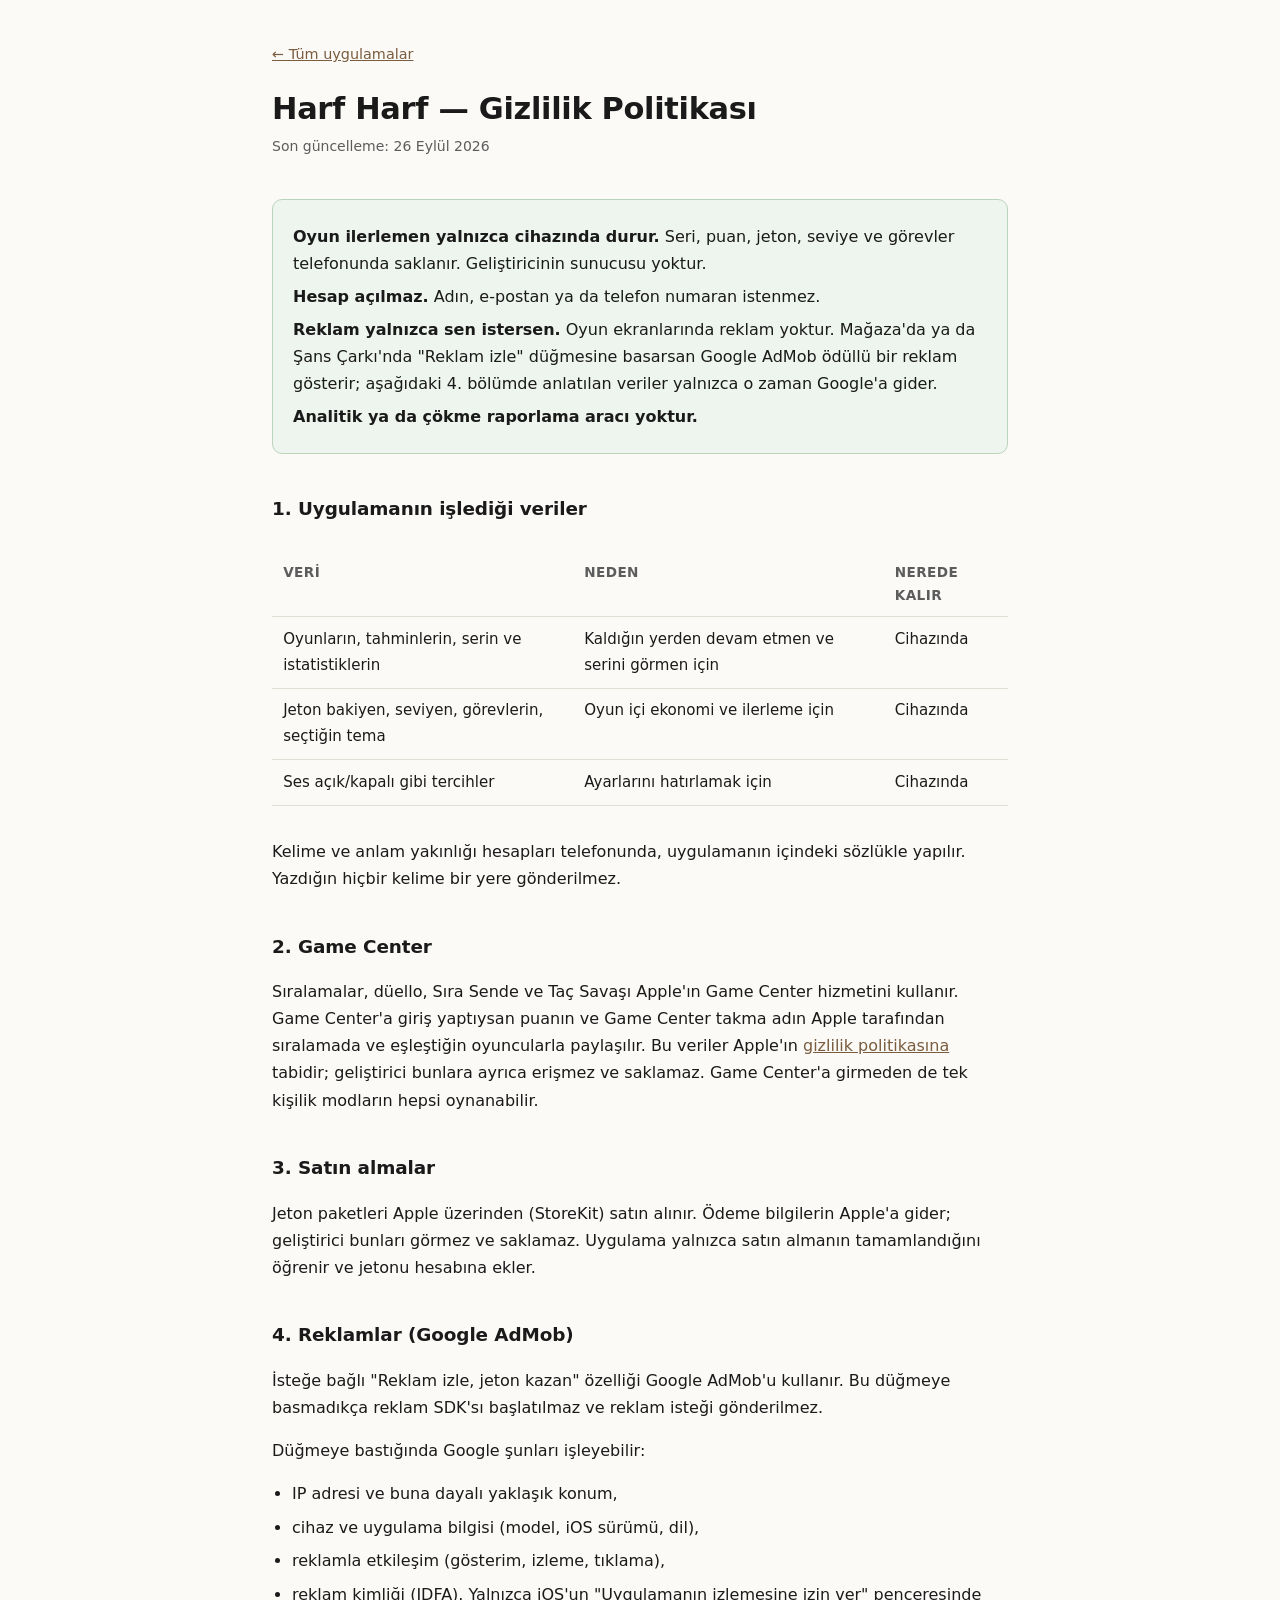
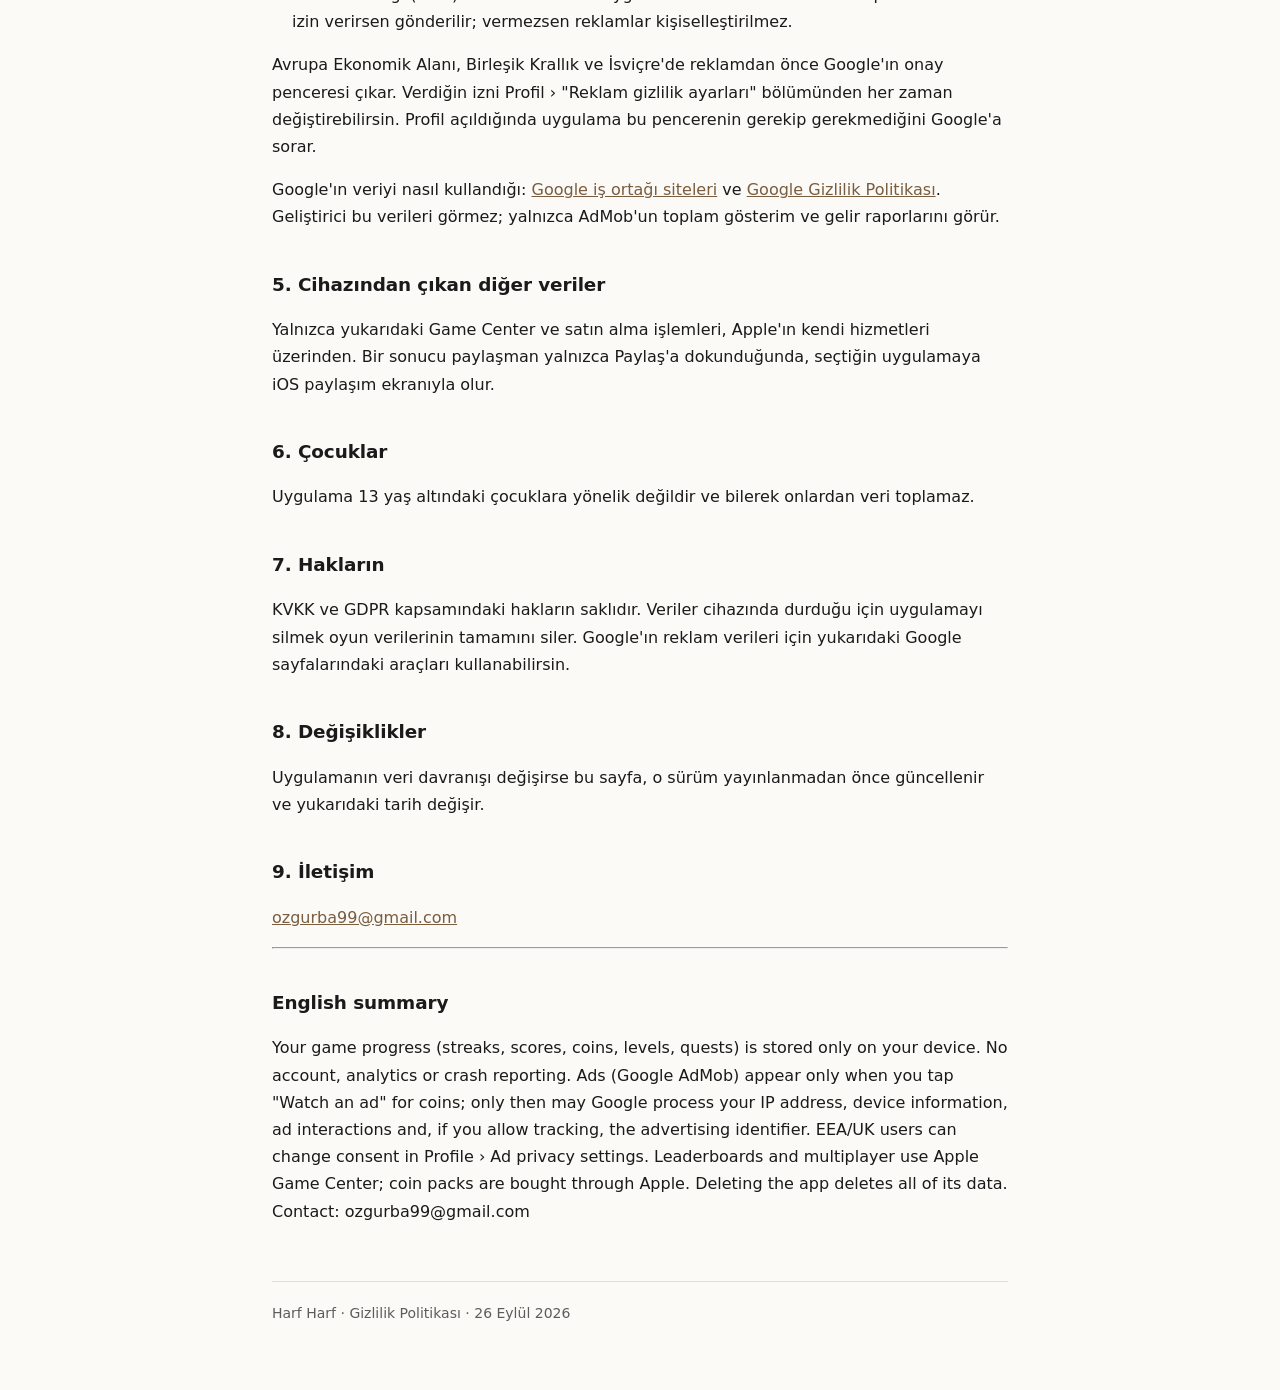
<file: harfharf.html>
<!doctype html>
<html lang="tr">
<head>
<meta charset="utf-8">
<meta name="viewport" content="width=device-width, initial-scale=1">
<title>Harf Harf — Gizlilik Politikası</title>
<link rel="stylesheet" href="stil.css">
</head>
<body>
<main>
<a class="geri" href="index.html">← Tüm uygulamalar</a>

<header>
  <h1>Harf Harf — Gizlilik Politikası</h1>
  <p class="tarih">Son güncelleme: 26 Eylül 2026</p>
</header>

<div class="ozet">
  <p><strong>Oyun ilerlemen yalnızca cihazında durur.</strong> Seri, puan, jeton, seviye ve görevler telefonunda saklanır. Geliştiricinin sunucusu yoktur.</p>
  <p><strong>Hesap açılmaz.</strong> Adın, e-postan ya da telefon numaran istenmez.</p>
  <p><strong>Reklam yalnızca sen istersen.</strong> Oyun ekranlarında reklam yoktur. Mağaza'da ya da Şans Çarkı'nda "Reklam izle" düğmesine basarsan Google AdMob ödüllü bir reklam gösterir; aşağıdaki 4. bölümde anlatılan veriler yalnızca o zaman Google'a gider.</p>
  <p><strong>Analitik ya da çökme raporlama aracı yoktur.</strong></p>
</div>

<h2>1. Uygulamanın işlediği veriler</h2>
<div class="sarmal">
<table>
  <tr><th>Veri</th><th>Neden</th><th>Nerede kalır</th></tr>
  <tr><td>Oyunların, tahminlerin, serin ve istatistiklerin</td><td>Kaldığın yerden devam etmen ve serini görmen için</td><td>Cihazında</td></tr>
  <tr><td>Jeton bakiyen, seviyen, görevlerin, seçtiğin tema</td><td>Oyun içi ekonomi ve ilerleme için</td><td>Cihazında</td></tr>
  <tr><td>Ses açık/kapalı gibi tercihler</td><td>Ayarlarını hatırlamak için</td><td>Cihazında</td></tr>
</table>
</div>
<p>Kelime ve anlam yakınlığı hesapları telefonunda, uygulamanın içindeki sözlükle yapılır. Yazdığın hiçbir kelime bir yere gönderilmez.</p>

<h2>2. Game Center</h2>
<p>Sıralamalar, düello, Sıra Sende ve Taç Savaşı Apple'ın Game Center hizmetini kullanır. Game Center'a giriş yaptıysan puanın ve Game Center takma adın Apple tarafından sıralamada ve eşleştiğin oyuncularla paylaşılır. Bu veriler Apple'ın <a href="https://www.apple.com/legal/privacy/">gizlilik politikasına</a> tabidir; geliştirici bunlara ayrıca erişmez ve saklamaz. Game Center'a girmeden de tek kişilik modların hepsi oynanabilir.</p>

<h2>3. Satın almalar</h2>
<p>Jeton paketleri Apple üzerinden (StoreKit) satın alınır. Ödeme bilgilerin Apple'a gider; geliştirici bunları görmez ve saklamaz. Uygulama yalnızca satın almanın tamamlandığını öğrenir ve jetonu hesabına ekler.</p>

<h2>4. Reklamlar (Google AdMob)</h2>
<p>İsteğe bağlı "Reklam izle, jeton kazan" özelliği Google AdMob'u kullanır. Bu düğmeye basmadıkça reklam SDK'sı başlatılmaz ve reklam isteği gönderilmez.</p>
<p>Düğmeye bastığında Google şunları işleyebilir:</p>
<ul>
  <li>IP adresi ve buna dayalı yaklaşık konum,</li>
  <li>cihaz ve uygulama bilgisi (model, iOS sürümü, dil),</li>
  <li>reklamla etkileşim (gösterim, izleme, tıklama),</li>
  <li>reklam kimliği (IDFA). Yalnızca iOS'un "Uygulamanın izlemesine izin ver" penceresinde izin verirsen gönderilir; vermezsen reklamlar kişiselleştirilmez.</li>
</ul>
<p>Avrupa Ekonomik Alanı, Birleşik Krallık ve İsviçre'de reklamdan önce Google'ın onay penceresi çıkar. Verdiğin izni Profil › "Reklam gizlilik ayarları" bölümünden her zaman değiştirebilirsin. Profil açıldığında uygulama bu pencerenin gerekip gerekmediğini Google'a sorar.</p>
<p>Google'ın veriyi nasıl kullandığı: <a href="https://policies.google.com/technologies/partner-sites">Google iş ortağı siteleri</a> ve <a href="https://policies.google.com/privacy">Google Gizlilik Politikası</a>. Geliştirici bu verileri görmez; yalnızca AdMob'un toplam gösterim ve gelir raporlarını görür.</p>

<h2>5. Cihazından çıkan diğer veriler</h2>
<p>Yalnızca yukarıdaki Game Center ve satın alma işlemleri, Apple'ın kendi hizmetleri üzerinden. Bir sonucu paylaşman yalnızca Paylaş'a dokunduğunda, seçtiğin uygulamaya iOS paylaşım ekranıyla olur.</p>

<h2>6. Çocuklar</h2>
<p>Uygulama 13 yaş altındaki çocuklara yönelik değildir ve bilerek onlardan veri toplamaz.</p>

<h2>7. Hakların</h2>
<p>KVKK ve GDPR kapsamındaki hakların saklıdır. Veriler cihazında durduğu için uygulamayı silmek oyun verilerinin tamamını siler. Google'ın reklam verileri için yukarıdaki Google sayfalarındaki araçları kullanabilirsin.</p>

<h2>8. Değişiklikler</h2>
<p>Uygulamanın veri davranışı değişirse bu sayfa, o sürüm yayınlanmadan önce güncellenir ve yukarıdaki tarih değişir.</p>

<h2>9. İletişim</h2>
<p><a href="mailto:ozgurba99@gmail.com">ozgurba99@gmail.com</a></p>

<hr>
<h2>English summary</h2>
<p>Your game progress (streaks, scores, coins, levels, quests) is stored only on your device. No account, analytics or crash reporting. Ads (Google AdMob) appear only when you tap "Watch an ad" for coins; only then may Google process your IP address, device information, ad interactions and, if you allow tracking, the advertising identifier. EEA/UK users can change consent in Profile › Ad privacy settings. Leaderboards and multiplayer use Apple Game Center; coin packs are bought through Apple. Deleting the app deletes all of its data. Contact: ozgurba99@gmail.com</p>

<footer>
  Harf Harf · Gizlilik Politikası · 26 Eylül 2026
</footer>
</main>
</body>
</html>
</file>
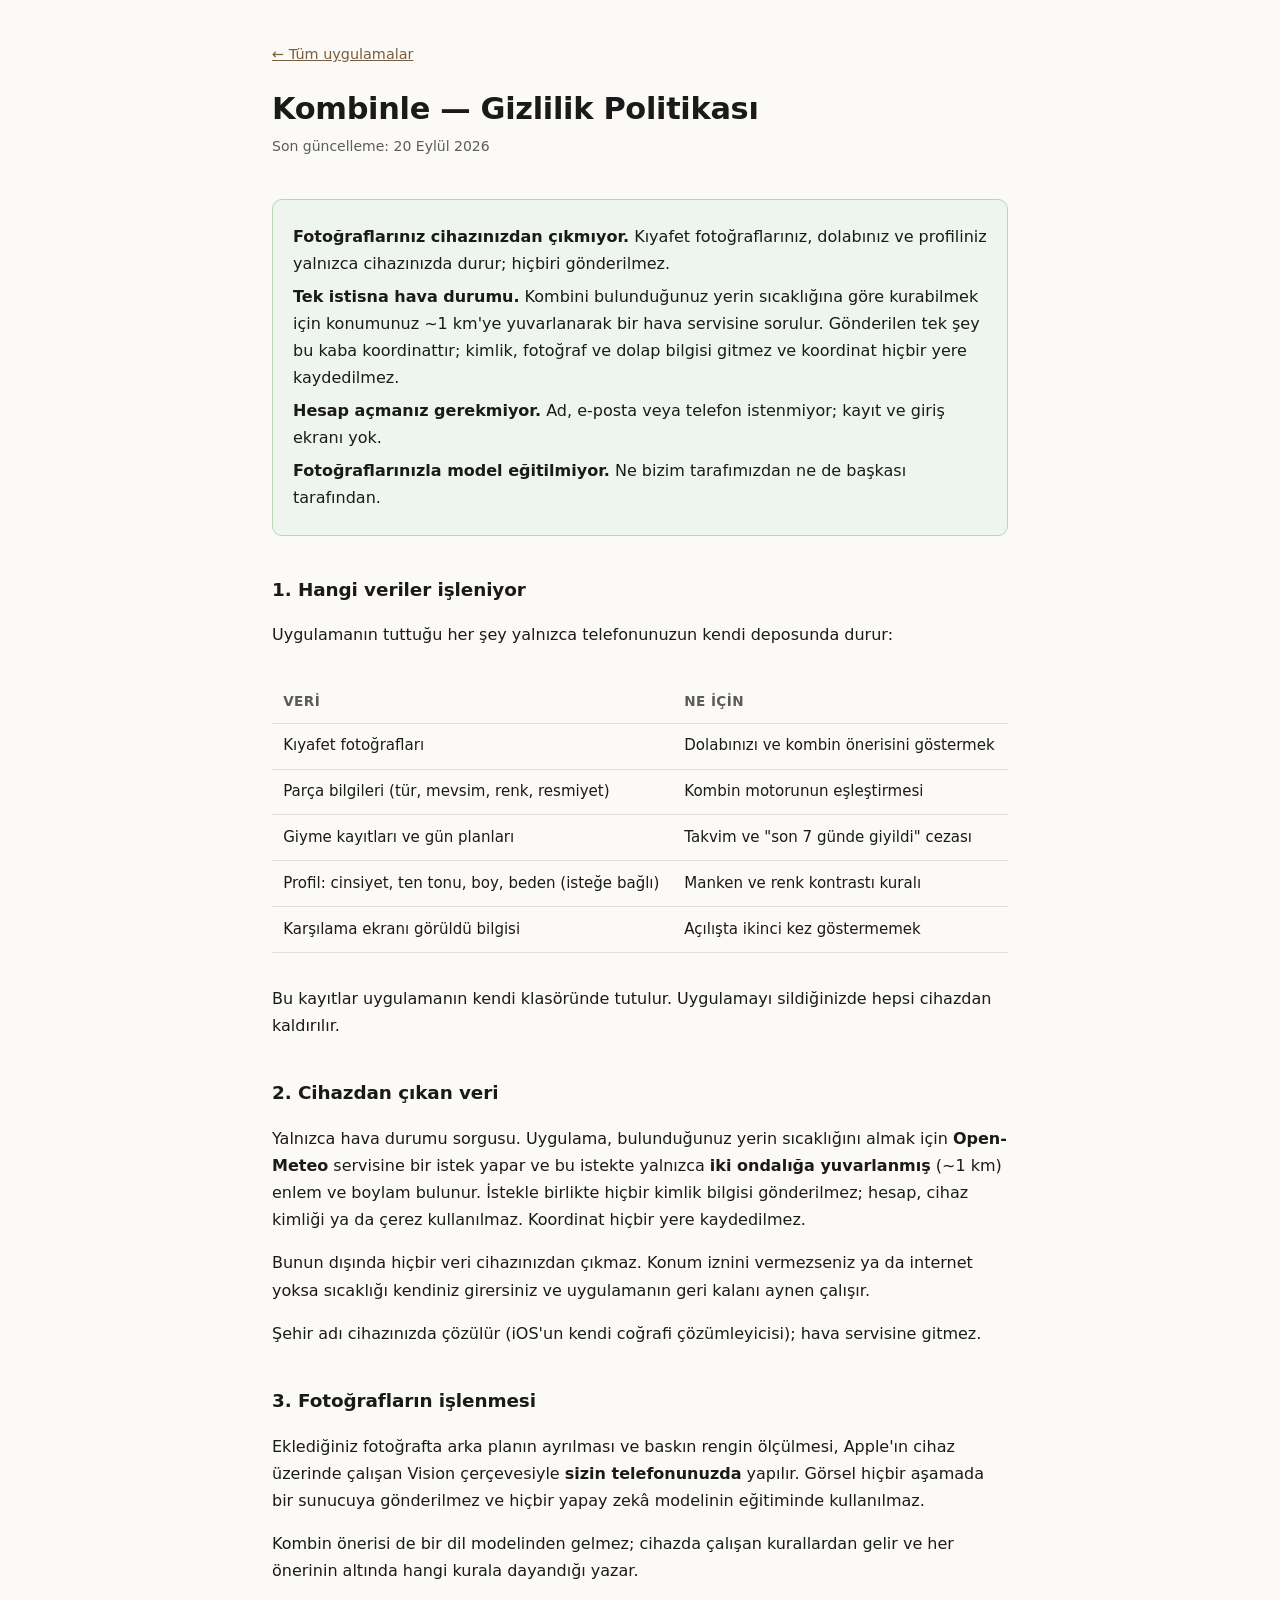
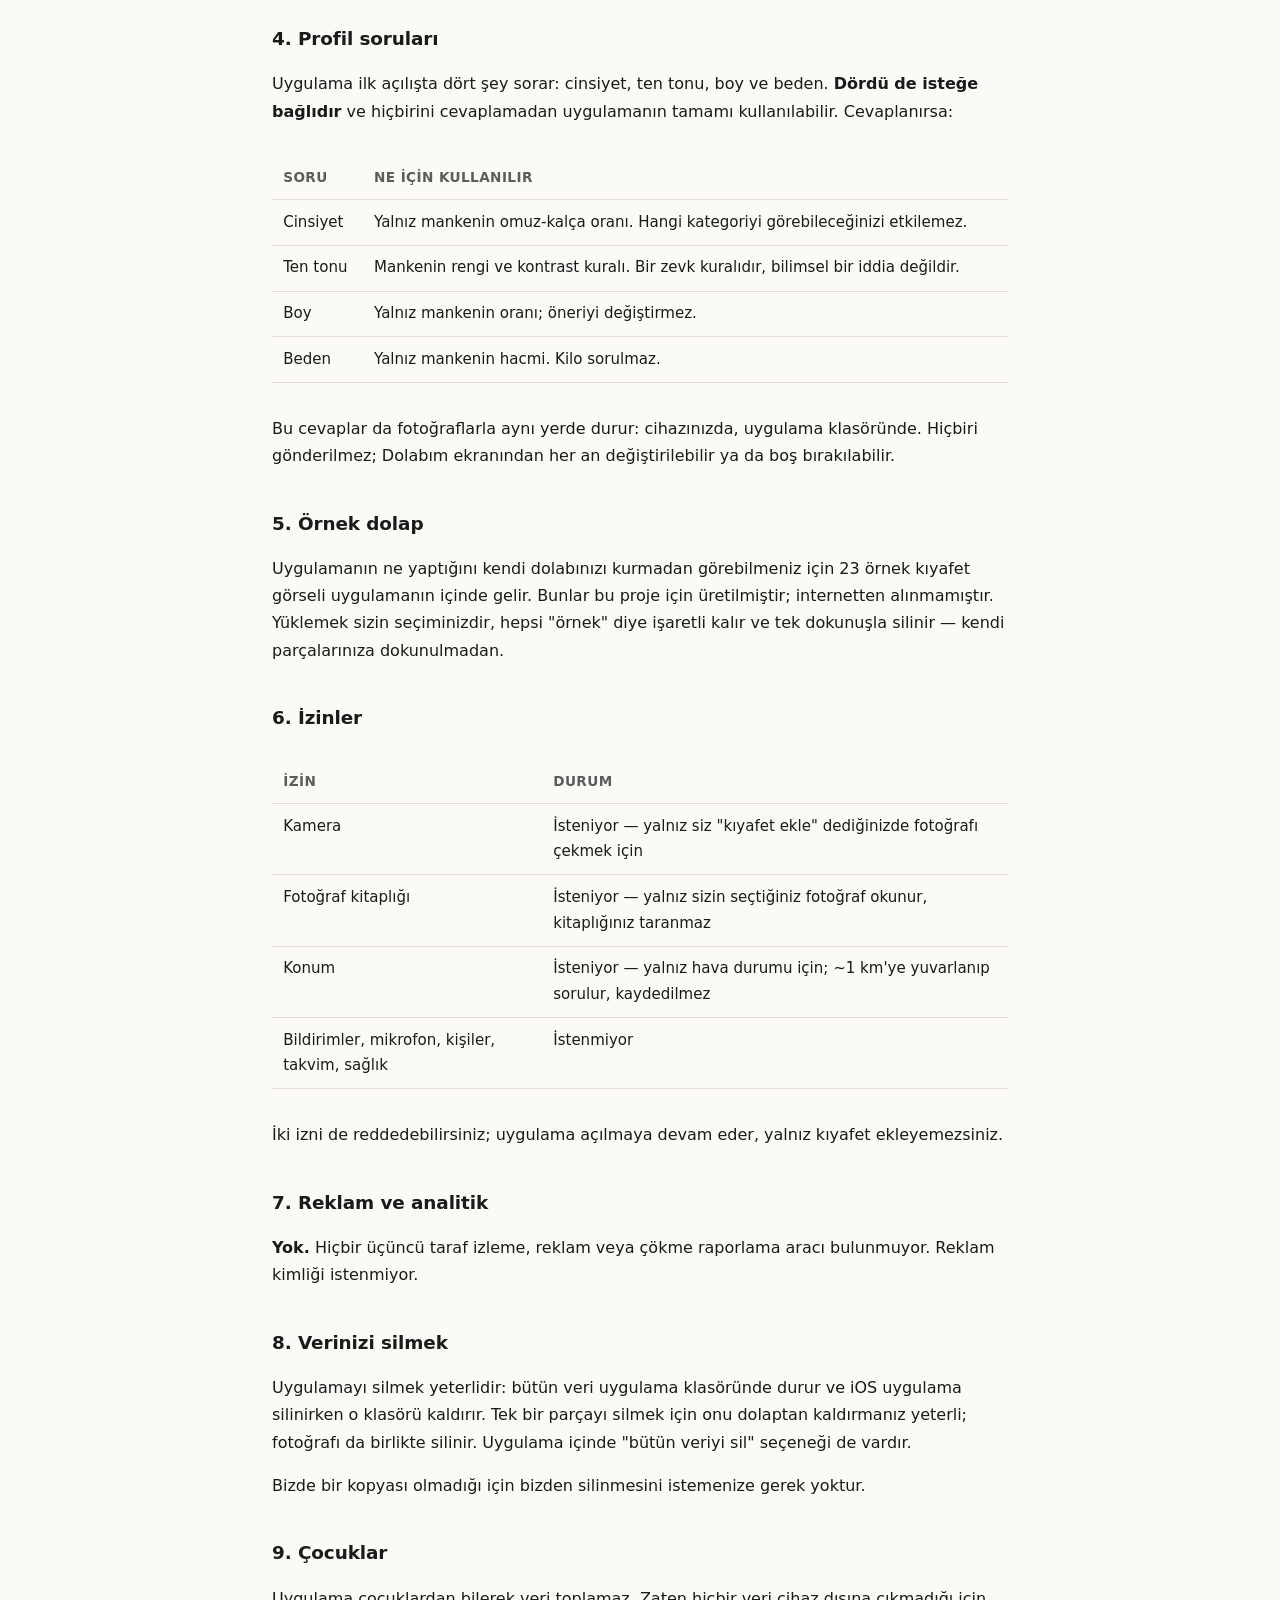
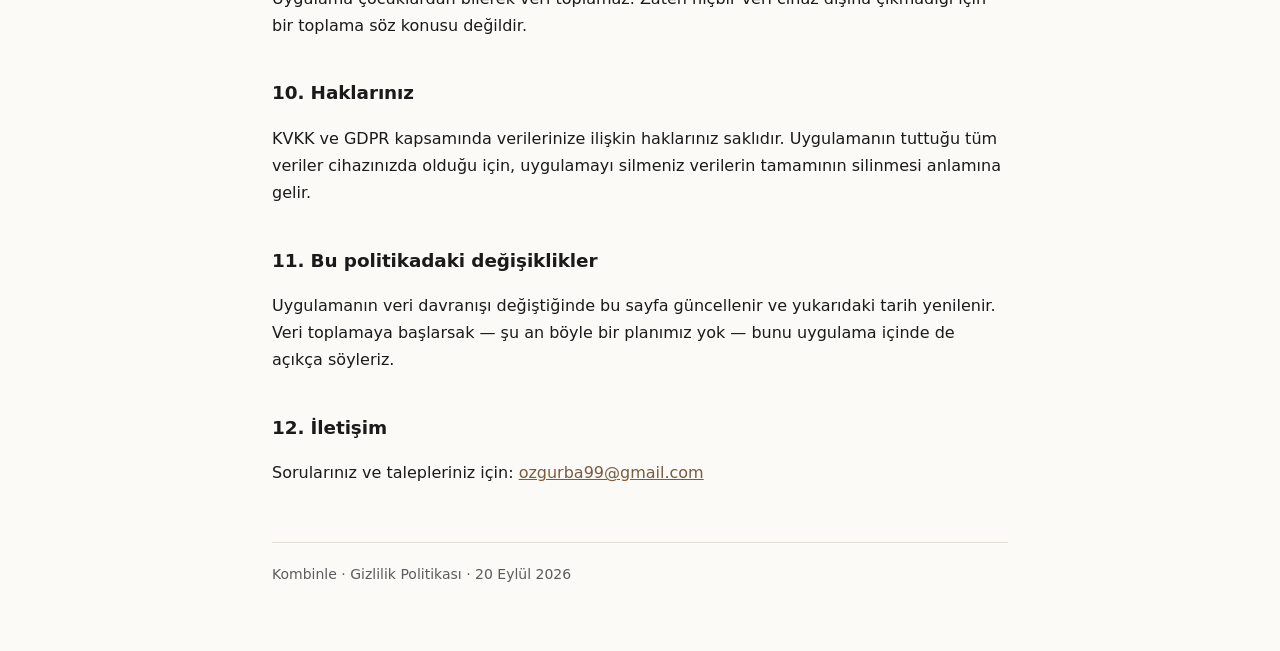
<file: kombinle.html>
<!doctype html>
<html lang="tr">
<head>
<meta charset="utf-8">
<meta name="viewport" content="width=device-width, initial-scale=1">
<title>Kombinle — Gizlilik Politikası</title>
<link rel="stylesheet" href="stil.css">
</head>
<body>
<main>
<a class="geri" href="index.html">← Tüm uygulamalar</a>

<header>
  <h1>Kombinle — Gizlilik Politikası</h1>
  <p class="tarih">Son güncelleme: 20 Eylül 2026</p>
</header>

<div class="ozet">
  <p><strong>Fotoğraflarınız cihazınızdan çıkmıyor.</strong> Kıyafet fotoğraflarınız, dolabınız ve profiliniz yalnızca cihazınızda durur; hiçbiri gönderilmez.</p>
  <p><strong>Tek istisna hava durumu.</strong> Kombini bulunduğunuz yerin sıcaklığına göre kurabilmek için konumunuz ~1 km'ye yuvarlanarak bir hava servisine sorulur. Gönderilen tek şey bu kaba koordinattır; kimlik, fotoğraf ve dolap bilgisi gitmez ve koordinat hiçbir yere kaydedilmez.</p>
  <p><strong>Hesap açmanız gerekmiyor.</strong> Ad, e-posta veya telefon istenmiyor; kayıt ve giriş ekranı yok.</p>
  <p><strong>Fotoğraflarınızla model eğitilmiyor.</strong> Ne bizim tarafımızdan ne de başkası tarafından.</p>
</div>

<h2>1. Hangi veriler işleniyor</h2>

<p>Uygulamanın tuttuğu her şey yalnızca telefonunuzun kendi deposunda durur:</p>

<div class="sarmal">
<table>
  <tr><th>Veri</th><th>Ne için</th></tr>
  <tr><td>Kıyafet fotoğrafları</td><td>Dolabınızı ve kombin önerisini göstermek</td></tr>
  <tr><td>Parça bilgileri (tür, mevsim, renk, resmiyet)</td><td>Kombin motorunun eşleştirmesi</td></tr>
  <tr><td>Giyme kayıtları ve gün planları</td><td>Takvim ve "son 7 günde giyildi" cezası</td></tr>
  <tr><td>Profil: cinsiyet, ten tonu, boy, beden (isteğe bağlı)</td><td>Manken ve renk kontrastı kuralı</td></tr>
  <tr><td>Karşılama ekranı görüldü bilgisi</td><td>Açılışta ikinci kez göstermemek</td></tr>
</table>
</div>

<p>Bu kayıtlar uygulamanın kendi klasöründe tutulur. Uygulamayı sildiğinizde
hepsi cihazdan kaldırılır.</p>

<h2>2. Cihazdan çıkan veri</h2>

<p>Yalnızca hava durumu sorgusu. Uygulama, bulunduğunuz yerin sıcaklığını
almak için <strong>Open-Meteo</strong> servisine bir istek yapar ve bu
istekte yalnızca <strong>iki ondalığa yuvarlanmış</strong> (~1 km) enlem ve
boylam bulunur. İstekle birlikte hiçbir kimlik bilgisi gönderilmez; hesap,
cihaz kimliği ya da çerez kullanılmaz. Koordinat hiçbir yere kaydedilmez.</p>

<p>Bunun dışında hiçbir veri cihazınızdan çıkmaz. Konum iznini vermezseniz
ya da internet yoksa sıcaklığı kendiniz girersiniz ve uygulamanın geri
kalanı aynen çalışır.</p>

<p>Şehir adı cihazınızda çözülür (iOS'un kendi coğrafi çözümleyicisi); hava
servisine gitmez.</p>

<h2>3. Fotoğrafların işlenmesi</h2>

<p>Eklediğiniz fotoğrafta arka planın ayrılması ve baskın rengin ölçülmesi,
Apple'ın cihaz üzerinde çalışan Vision çerçevesiyle <strong>sizin
telefonunuzda</strong> yapılır. Görsel hiçbir aşamada bir sunucuya
gönderilmez ve hiçbir yapay zekâ modelinin eğitiminde kullanılmaz.</p>

<p>Kombin önerisi de bir dil modelinden gelmez; cihazda çalışan kurallardan
gelir ve her önerinin altında hangi kurala dayandığı yazar.</p>

<h2>4. Profil soruları</h2>

<p>Uygulama ilk açılışta dört şey sorar: cinsiyet, ten tonu, boy ve beden.
<strong>Dördü de isteğe bağlıdır</strong> ve hiçbirini cevaplamadan uygulamanın
tamamı kullanılabilir. Cevaplanırsa:</p>

<div class="sarmal">
<table>
  <tr><th>Soru</th><th>Ne için kullanılır</th></tr>
  <tr><td>Cinsiyet</td><td>Yalnız mankenin omuz-kalça oranı. Hangi kategoriyi görebileceğinizi etkilemez.</td></tr>
  <tr><td>Ten tonu</td><td>Mankenin rengi ve kontrast kuralı. Bir zevk kuralıdır, bilimsel bir iddia değildir.</td></tr>
  <tr><td>Boy</td><td>Yalnız mankenin oranı; öneriyi değiştirmez.</td></tr>
  <tr><td>Beden</td><td>Yalnız mankenin hacmi. Kilo sorulmaz.</td></tr>
</table>
</div>

<p>Bu cevaplar da fotoğraflarla aynı yerde durur: cihazınızda, uygulama
klasöründe. Hiçbiri gönderilmez; Dolabım ekranından her an değiştirilebilir
ya da boş bırakılabilir.</p>

<h2>5. Örnek dolap</h2>

<p>Uygulamanın ne yaptığını kendi dolabınızı kurmadan görebilmeniz için 23
örnek kıyafet görseli uygulamanın içinde gelir. Bunlar bu proje için
üretilmiştir; internetten alınmamıştır. Yüklemek sizin seçiminizdir, hepsi
"örnek" diye işaretli kalır ve tek dokunuşla silinir — kendi parçalarınıza
dokunulmadan.</p>

<h2>6. İzinler</h2>

<div class="sarmal">
<table>
  <tr><th>İzin</th><th>Durum</th></tr>
  <tr><td>Kamera</td><td>İsteniyor — yalnız siz "kıyafet ekle" dediğinizde fotoğrafı çekmek için</td></tr>
  <tr><td>Fotoğraf kitaplığı</td><td>İsteniyor — yalnız sizin seçtiğiniz fotoğraf okunur, kitaplığınız taranmaz</td></tr>
  <tr><td>Konum</td><td>İsteniyor — yalnız hava durumu için; ~1 km'ye yuvarlanıp sorulur, kaydedilmez</td></tr>
  <tr><td>Bildirimler, mikrofon, kişiler, takvim, sağlık</td><td>İstenmiyor</td></tr>
</table>
</div>

<p>İki izni de reddedebilirsiniz; uygulama açılmaya devam eder, yalnız kıyafet
ekleyemezsiniz.</p>

<h2>7. Reklam ve analitik</h2>

<p><strong>Yok.</strong> Hiçbir üçüncü taraf izleme, reklam veya çökme
raporlama aracı bulunmuyor. Reklam kimliği istenmiyor.</p>

<h2>8. Verinizi silmek</h2>

<p>Uygulamayı silmek yeterlidir: bütün veri uygulama klasöründe durur ve iOS
uygulama silinirken o klasörü kaldırır. Tek bir parçayı silmek için onu
dolaptan kaldırmanız yeterli; fotoğrafı da birlikte silinir. Uygulama içinde
"bütün veriyi sil" seçeneği de vardır.</p>

<p>Bizde bir kopyası olmadığı için bizden silinmesini istemenize gerek yoktur.</p>

<h2>9. Çocuklar</h2>

<p>Uygulama çocuklardan bilerek veri toplamaz. Zaten hiçbir veri cihaz dışına
çıkmadığı için bir toplama söz konusu değildir.</p>

<h2>10. Haklarınız</h2>

<p>KVKK ve GDPR kapsamında verilerinize ilişkin haklarınız saklıdır.
Uygulamanın tuttuğu tüm veriler cihazınızda olduğu için, uygulamayı silmeniz
verilerin tamamının silinmesi anlamına gelir.</p>

<h2>11. Bu politikadaki değişiklikler</h2>

<p>Uygulamanın veri davranışı değiştiğinde bu sayfa güncellenir ve yukarıdaki
tarih yenilenir. Veri toplamaya başlarsak — şu an böyle bir planımız yok —
bunu uygulama içinde de açıkça söyleriz.</p>

<h2>12. İletişim</h2>

<p>Sorularınız ve talepleriniz için: <a href="mailto:ozgurba99@gmail.com">ozgurba99@gmail.com</a></p>

<footer>
  Kombinle · Gizlilik Politikası · 20 Eylül 2026
</footer>
</main>
</body>
</html>
</file>
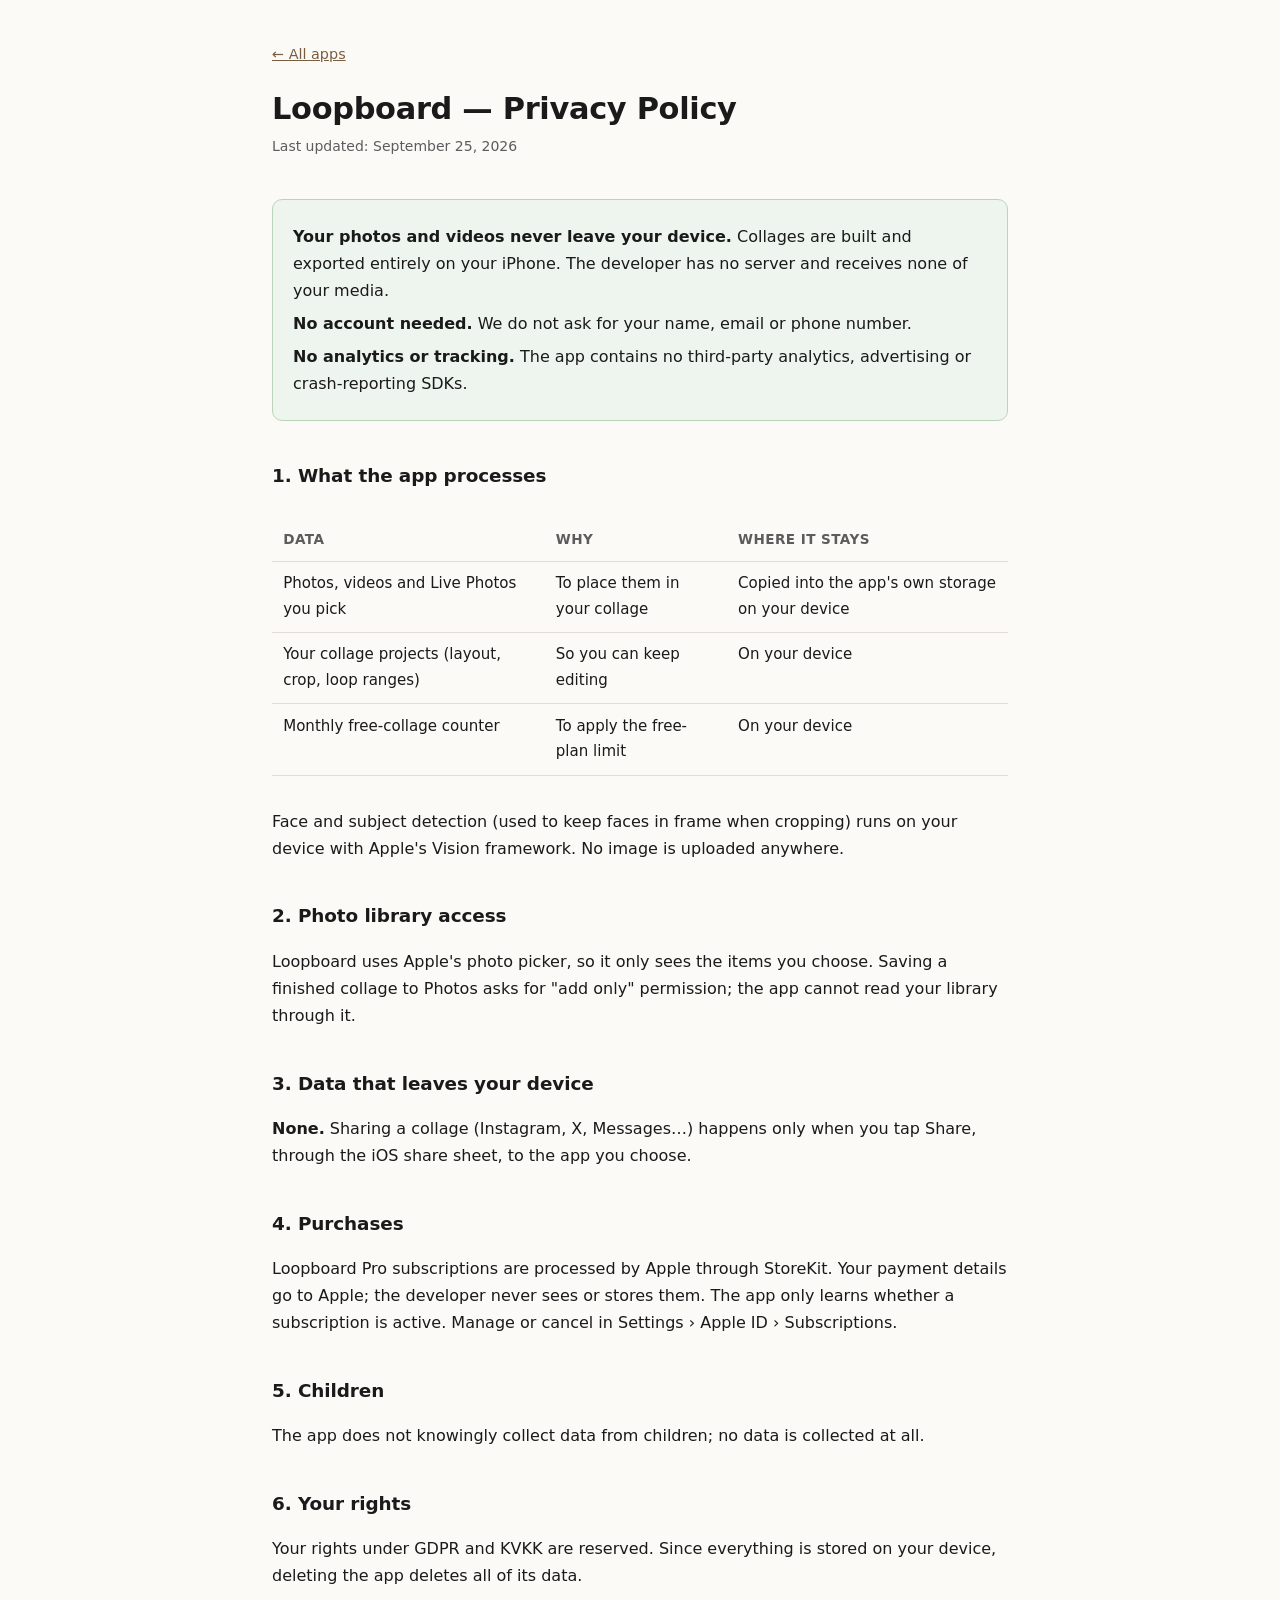
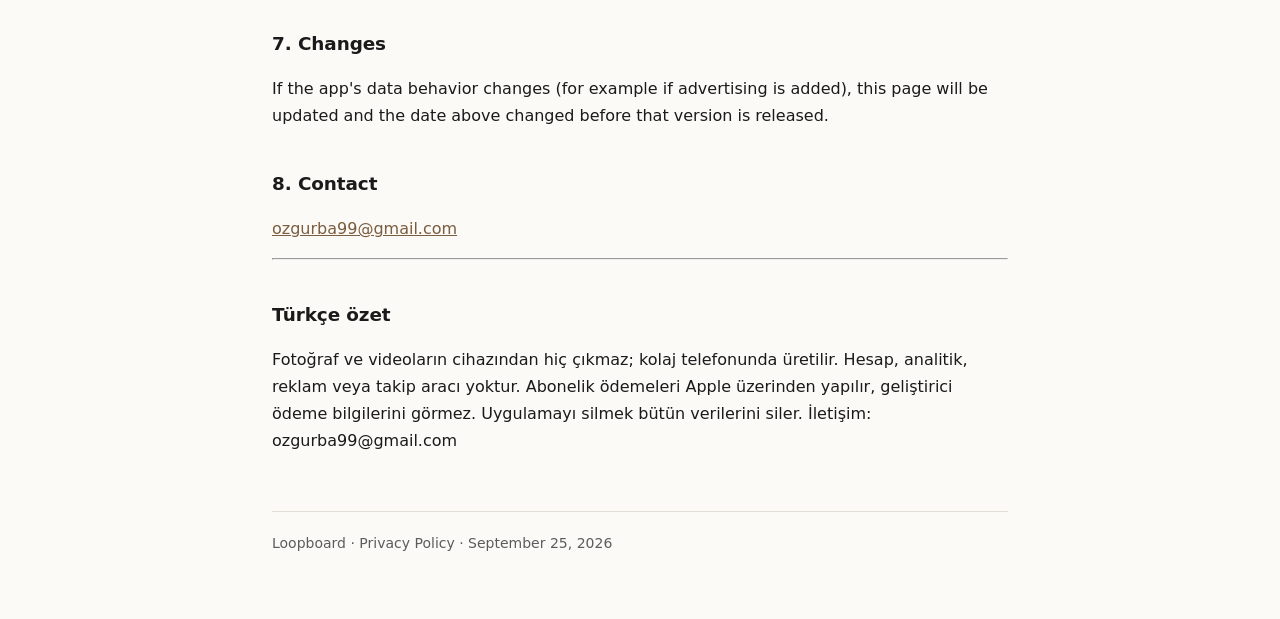
<file: loopboard.html>
<!doctype html>
<html lang="en">
<head>
<meta charset="utf-8">
<meta name="viewport" content="width=device-width, initial-scale=1">
<title>Loopboard — Privacy Policy</title>
<link rel="stylesheet" href="stil.css">
</head>
<body>
<main>
<a class="geri" href="index.html">← All apps</a>

<header>
  <h1>Loopboard — Privacy Policy</h1>
  <p class="tarih">Last updated: September 25, 2026</p>
</header>

<div class="ozet">
  <p><strong>Your photos and videos never leave your device.</strong> Collages are built and exported entirely on your iPhone. The developer has no server and receives none of your media.</p>
  <p><strong>No account needed.</strong> We do not ask for your name, email or phone number.</p>
  <p><strong>No analytics or tracking.</strong> The app contains no third-party analytics, advertising or crash-reporting SDKs.</p>
</div>

<h2>1. What the app processes</h2>
<div class="sarmal">
<table>
  <tr><th>Data</th><th>Why</th><th>Where it stays</th></tr>
  <tr><td>Photos, videos and Live Photos you pick</td><td>To place them in your collage</td><td>Copied into the app's own storage on your device</td></tr>
  <tr><td>Your collage projects (layout, crop, loop ranges)</td><td>So you can keep editing</td><td>On your device</td></tr>
  <tr><td>Monthly free-collage counter</td><td>To apply the free-plan limit</td><td>On your device</td></tr>
</table>
</div>
<p>Face and subject detection (used to keep faces in frame when cropping) runs on your device with Apple's Vision framework. No image is uploaded anywhere.</p>

<h2>2. Photo library access</h2>
<p>Loopboard uses Apple's photo picker, so it only sees the items you choose. Saving a finished collage to Photos asks for "add only" permission; the app cannot read your library through it.</p>

<h2>3. Data that leaves your device</h2>
<p><strong>None.</strong> Sharing a collage (Instagram, X, Messages…) happens only when you tap Share, through the iOS share sheet, to the app you choose.</p>

<h2>4. Purchases</h2>
<p>Loopboard Pro subscriptions are processed by Apple through StoreKit. Your payment details go to Apple; the developer never sees or stores them. The app only learns whether a subscription is active. Manage or cancel in Settings › Apple ID › Subscriptions.</p>

<h2>5. Children</h2>
<p>The app does not knowingly collect data from children; no data is collected at all.</p>

<h2>6. Your rights</h2>
<p>Your rights under GDPR and KVKK are reserved. Since everything is stored on your device, deleting the app deletes all of its data.</p>

<h2>7. Changes</h2>
<p>If the app's data behavior changes (for example if advertising is added), this page will be updated and the date above changed before that version is released.</p>

<h2>8. Contact</h2>
<p><a href="mailto:ozgurba99@gmail.com">ozgurba99@gmail.com</a></p>

<hr>
<h2>Türkçe özet</h2>
<p>Fotoğraf ve videoların cihazından hiç çıkmaz; kolaj telefonunda üretilir. Hesap, analitik, reklam veya takip aracı yoktur. Abonelik ödemeleri Apple üzerinden yapılır, geliştirici ödeme bilgilerini görmez. Uygulamayı silmek bütün verilerini siler. İletişim: ozgurba99@gmail.com</p>

<footer>
  Loopboard · Privacy Policy · September 25, 2026
</footer>
</main>
</body>
</html>
</file>
<file: stil.css>
/* Ortak görsel dil — dört uygulamanın gizlilik sayfaları aynı iskeleti kullanıyor.
   Bağımlılık yok: tek dosya CSS, dış font yok, betik yok. Sayfanın kendisi de
   izleme yapmıyor; bir gizlilik sayfasının analitik çalıştırması çelişki olurdu. */

:root {
  --zemin: #fbfaf7;
  --kart: #ffffff;
  --metin: #1a1a1a;
  --soluk: #5c5c5c;
  --cizgi: #e2ded6;
  --vurgu: #7a5c3e;
  --iyi-zemin: #eef5ee;
  --iyi-cizgi: #b9d4b9;
  --uyari-zemin: #fdf4e7;
  --uyari-cizgi: #e8cfa6;
}

@media (prefers-color-scheme: dark) {
  :root {
    --zemin: #171614;
    --kart: #201f1c;
    --metin: #ecebe7;
    --soluk: #a5a29a;
    --cizgi: #34322d;
    --vurgu: #c9a87c;
    --iyi-zemin: #1c2620;
    --iyi-cizgi: #35513c;
    --uyari-zemin: #2a2318;
    --uyari-cizgi: #5c4a2e;
  }
}

* { box-sizing: border-box; }

body {
  margin: 0;
  padding: 2.5rem 1.25rem 4rem;
  background: var(--zemin);
  color: var(--metin);
  font: 16px/1.7 -apple-system, BlinkMacSystemFont, "Segoe UI", system-ui, sans-serif;
  -webkit-text-size-adjust: 100%;
}

main { max-width: 46rem; margin: 0 auto; }

header { margin-bottom: 2.5rem; }

h1 { font-size: 1.9rem; line-height: 1.25; margin: 0 0 .4rem; letter-spacing: -.01em; }
h2 { font-size: 1.15rem; margin: 2.4rem 0 .7rem; letter-spacing: -.005em; }
h3 { font-size: 1rem; margin: 1.6rem 0 .5rem; color: var(--vurgu); }

.tarih { color: var(--soluk); font-size: .875rem; margin: 0; }

.ozet {
  background: var(--iyi-zemin);
  border: 1px solid var(--iyi-cizgi);
  border-radius: 10px;
  padding: 1.1rem 1.25rem;
  margin: 1.75rem 0;
}
.ozet p { margin: .35rem 0; }
.ozet strong { font-weight: 650; }

.dikkat {
  background: var(--uyari-zemin);
  border: 1px solid var(--uyari-cizgi);
  border-radius: 10px;
  padding: 1.1rem 1.25rem;
  margin: 1.5rem 0;
}

table {
  width: 100%;
  border-collapse: collapse;
  margin: 1rem 0;
  font-size: .94rem;
}
th, td {
  text-align: left;
  padding: .6rem .7rem;
  border-bottom: 1px solid var(--cizgi);
  vertical-align: top;
}
th { font-weight: 620; color: var(--soluk); font-size: .85rem; text-transform: uppercase; letter-spacing: .03em; }

.sarmal { overflow-x: auto; }

ul { padding-left: 1.25rem; }
li { margin: .4rem 0; }

code {
  font-family: ui-monospace, SFMono-Regular, Menlo, monospace;
  font-size: .875em;
  background: var(--kart);
  border: 1px solid var(--cizgi);
  border-radius: 4px;
  padding: .1rem .35rem;
  word-break: break-all;
}

a { color: var(--vurgu); }

footer {
  margin-top: 3.5rem;
  padding-top: 1.25rem;
  border-top: 1px solid var(--cizgi);
  color: var(--soluk);
  font-size: .875rem;
}

.geri { display: inline-block; margin-bottom: 1.5rem; font-size: .9rem; }

.kartlar { display: grid; gap: .85rem; margin: 1.5rem 0; }
.kartlar a {
  display: block;
  background: var(--kart);
  border: 1px solid var(--cizgi);
  border-radius: 10px;
  padding: 1rem 1.15rem;
  text-decoration: none;
  color: var(--metin);
}
.kartlar a:hover { border-color: var(--vurgu); }
.kartlar .ad { font-weight: 640; display: block; }
.kartlar .ne { color: var(--soluk); font-size: .9rem; }
</file>
